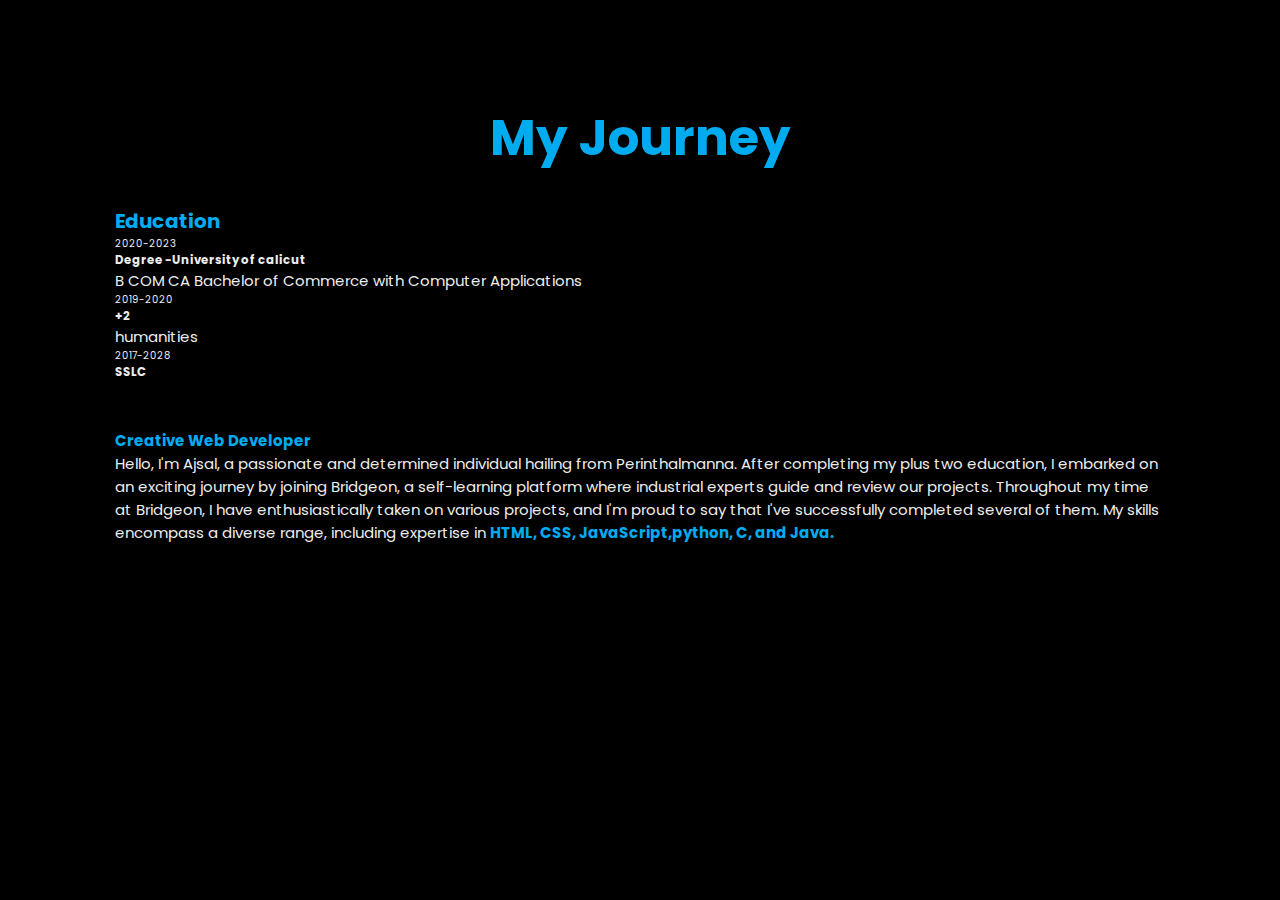
<file: education.html>
<!DOCTYPE html>
<html lang="en">
<head>
    <meta charset="UTF-8">
    <meta name="viewport" content="width=device-width, initial-scale=1.0">
    <title>Document</title>
    <link rel="stylesheet" href="index.css">
    <style>
        @import url('https://fonts.googleapis.com/css2?family=Poppins:wght@300;400;500;600;700;800;900&display=swap');
        body{
            font-family: 'Poppins', sans-serif;
            background-color: #081b29;
        }
        p{
            font-size: 1.5rem;
        }h1 , h2{
            color: #00abf0;
        }.con span{
            color: #00abf0;
            font-weight: bolder;
        }
    </style>
    <link rel="stylesheet" href="index.css">
</head>
<body>
    <!-- Education -->

    <section class="education" id="education">
       <h2 class="heading">My <span>Journey</span></h2>
        <div class="education-row">
            <div class="education-column">
                <h1 class="title">Education</h1>
                <div class="education-box">
                    <div class="education-con">
                        <div class="cont">
                            <div class="year"><i class='bx bxs-calendar'></i>2020-2023</div>
                            <h3>Degree -University of calicut</h3>
                            <p>B COM CA Bachelor of Commerce with Computer Applications</p>
                        </div>
                    </div>
                    <div class="education-box">
                        <div class="education-con">
                            <div class="cont">
                                <div class="year"><i class='bx bxs-calendar'></i>2019-2020</div>
                                <h3>+2</h3>
                                <p>humanities</p>
                            </div>
                        </div>
                        <div class="education-box">
                            <div class="education-con">
                                <div class="cont">
                                    <div class="year"><i class='bx bxs-calendar'></i>2017-2028</div>
                                    <h3>SSLC</h3>
                                    <p></p>
                                </div>
                            </div>
                </div>
            </div>
        </div>
        <br>
        <br><br>
        <div class="con">
            <h2>Creative Web Developer </h2>
            <p>Hello, I'm Ajsal, a passionate and determined individual hailing from Perinthalmanna. After completing my plus two education, I embarked on an exciting journey by joining Bridgeon, a self-learning platform where industrial experts guide and review our projects. Throughout my time at Bridgeon, I have enthusiastically taken on various projects, and I'm proud to say that I've successfully completed several of them. My skills encompass a diverse range, including expertise in <span>HTML, CSS, JavaScript,python, C, and Java.</span> </p>
        </div>
       </section>
</body>
</html>
</file>
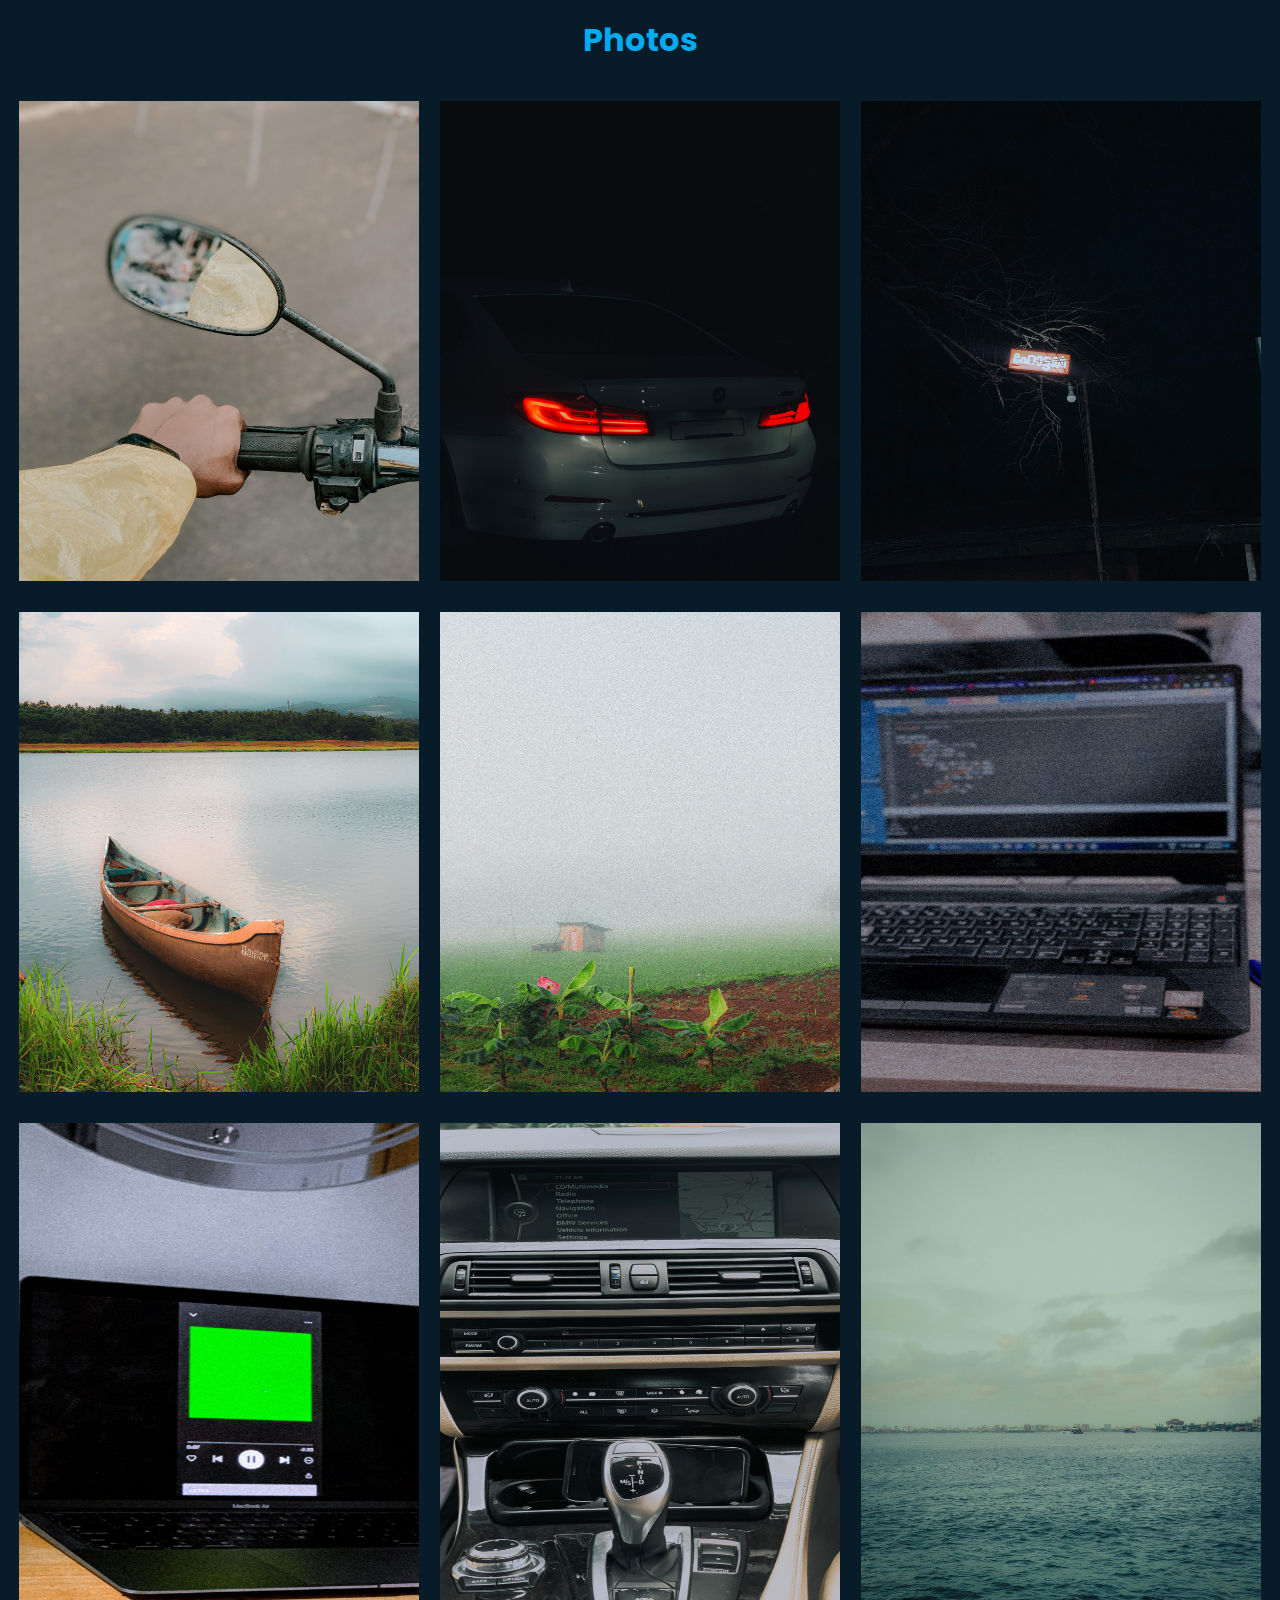
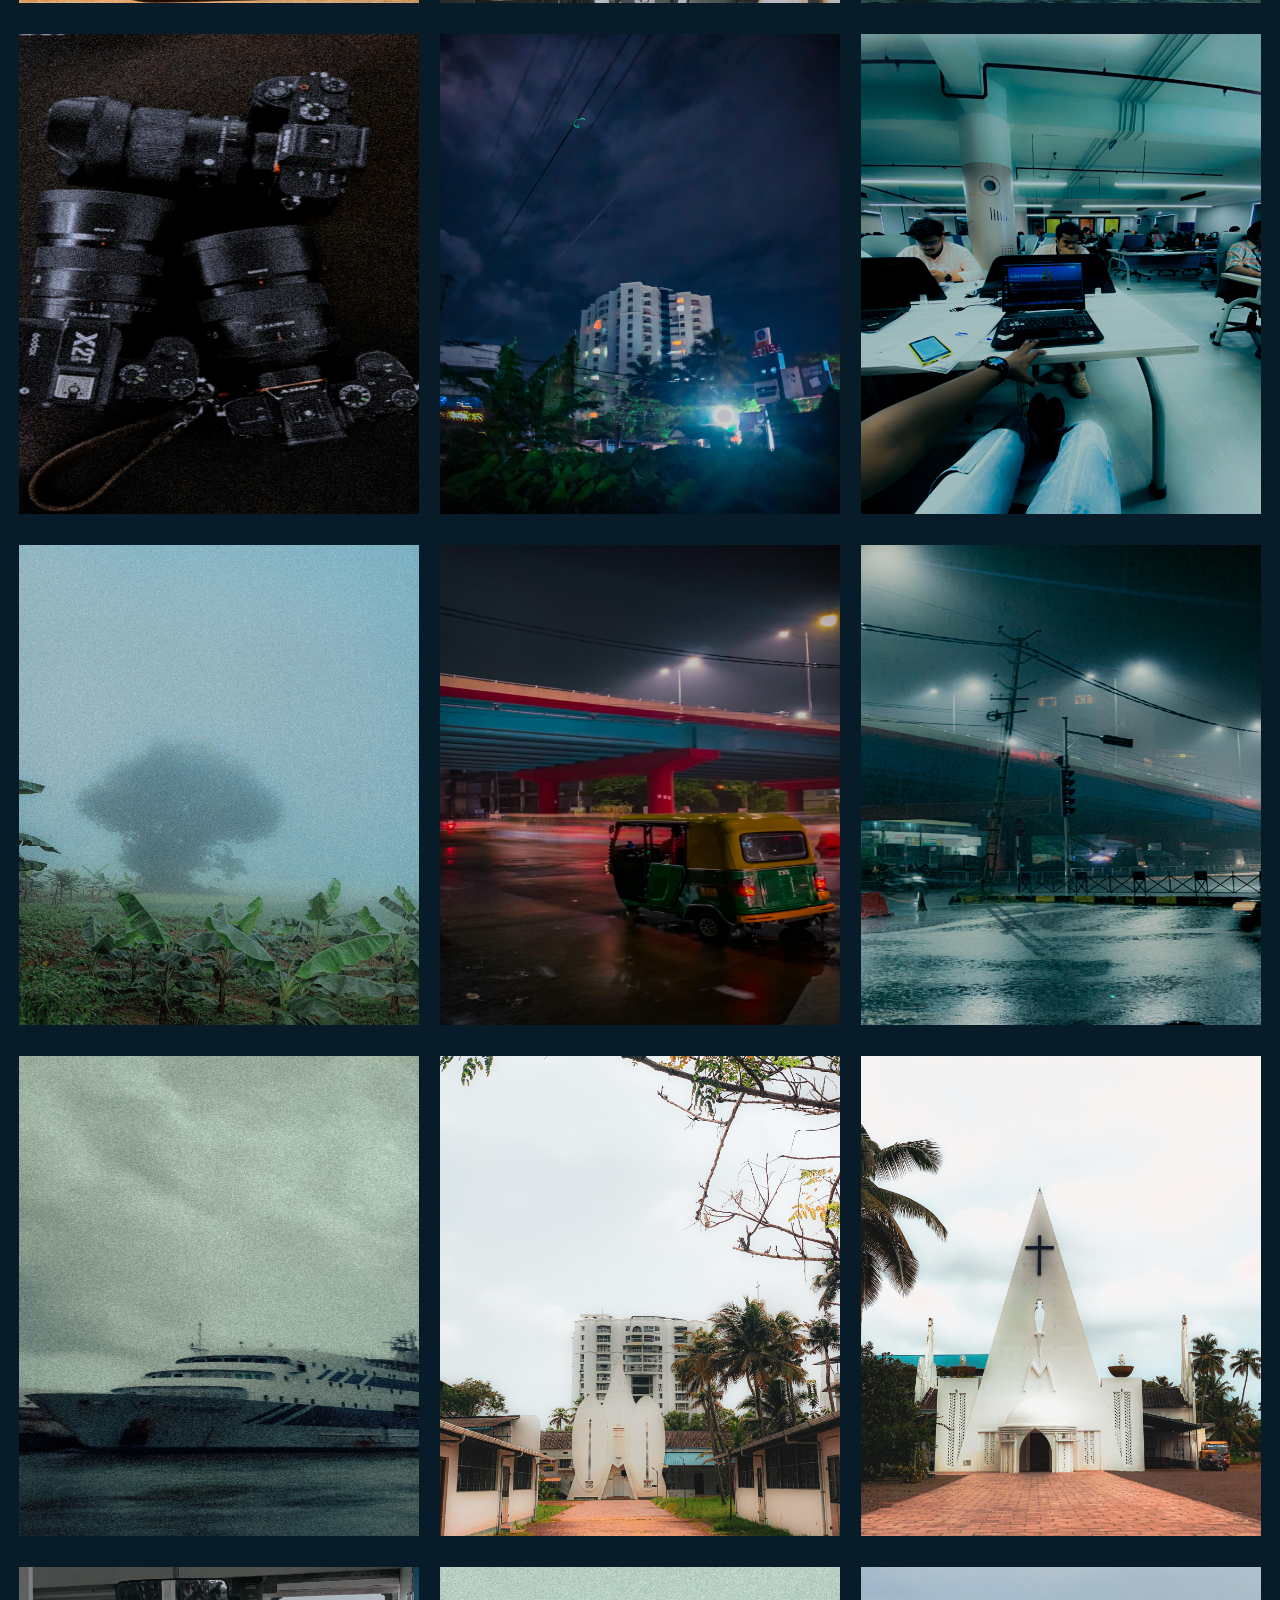
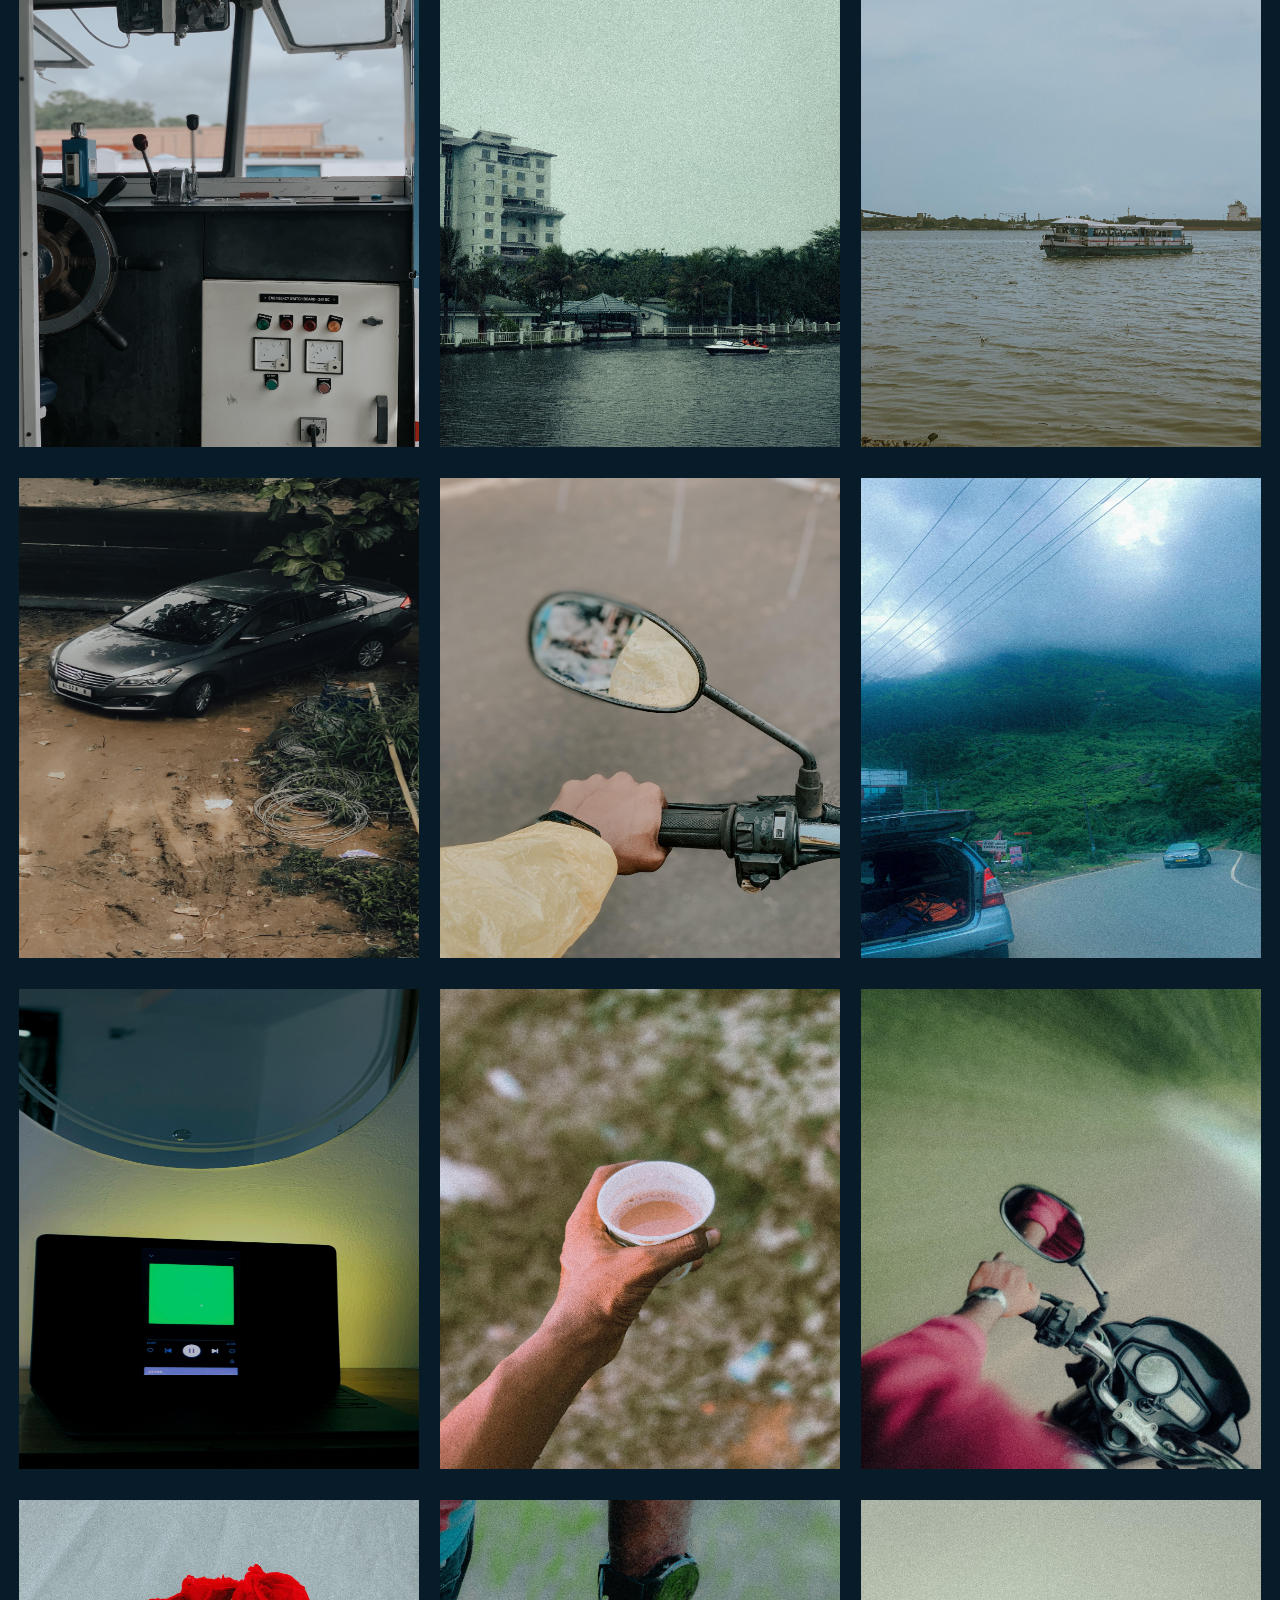
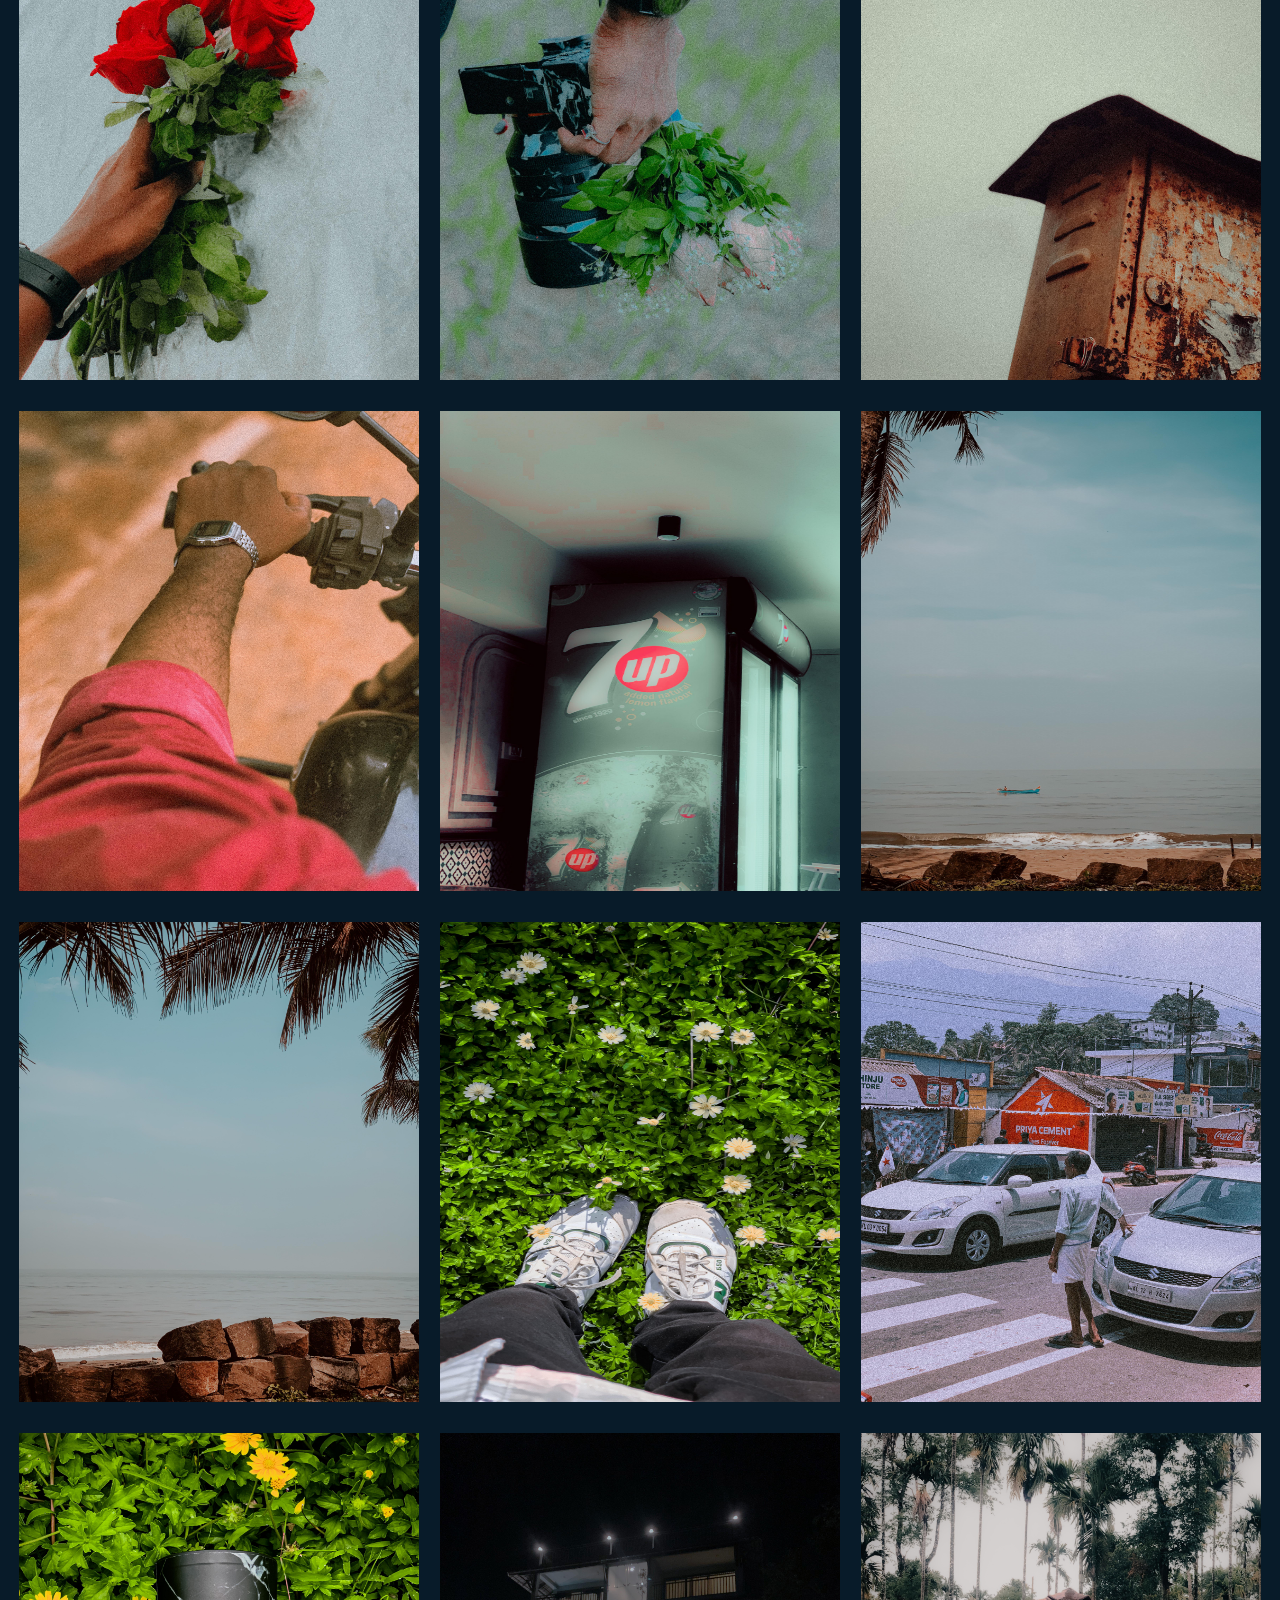
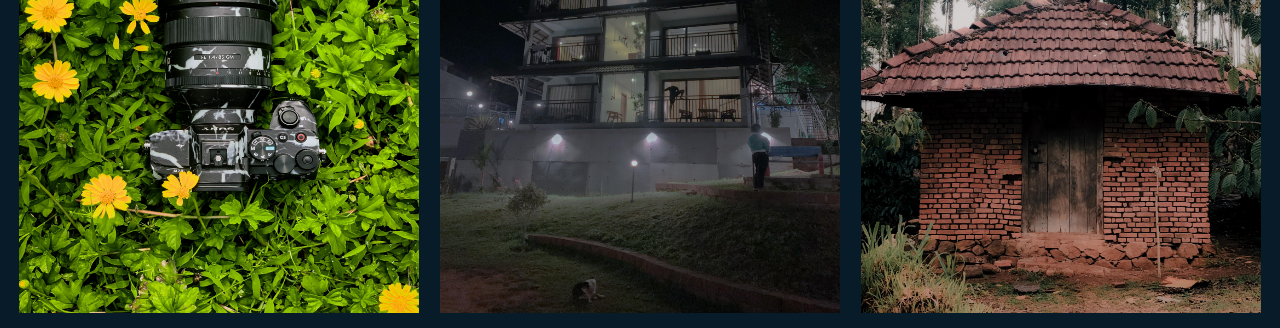
<file: photoalbum.html>
<!DOCTYPE html>
<html lang="en">
<head>
    <meta charset="UTF-8">
    <meta name="viewport" content="width=device-width, initial-scale=1.0">
    <title>Photos</title>
    <style>
@import url('https://fonts.googleapis.com/css2?family=Poppins:wght@300;400;500;600;700;800;900&display=swap');

        .phtos img{
            width: 25rem;
            height: 30rem;
        }.main1{
            display: flex;
            justify-content: space-around;
        }body{
            background-color:#081b29;
            text-align: center;
        }*{
            margin-top: .5rem;
            font-family: 'Poppins', sans-serif;
        }@media (max-width:768px){
            .main1{
                display: block;
            }

        }
    </style>
</head>
<body>
    <h1 style="color:#00abf0 ;">Photos </h1>
    <div class="main">
        <div class="main1">
            <div class="phtos"><img src="/image/Pictures/4L8q8aOV3yNEaLOTy9XmQLdvEAi3GUkjonsTtYLIT1Q=_plaintext_638320388175924916.jpg" ></div>
            <div class="phtos"><img src="/image/Pictures/IMG-20231004-WA0054.jpg" ></div>
            <div class="phtos"><img src="/image/Pictures/IMG-20231004-WA0055.jpg" ></div>
        </div>
        <div class="main1">
            <div class="phtos"><img src="/image/Pictures/IMG-20231004-WA0056.jpg" ></div>
            <div class="phtos"><img src="/image/Pictures/IMG-20231004-WA0057.jpg" ></div>
            <div class="phtos"><img src="/image/Pictures/IMG-20231004-WA0058.jpg" ></div>
        </div>
        <div class="main1">
            <div class="phtos"><img src="/image/Pictures/IMG-20231004-WA0059.jpg" ></div>
            <div class="phtos"><img src="/image/Pictures/IMG-20231004-WA0060.jpg" ></div>
            <div class="phtos"><img src="/image/Pictures/IMG-20231004-WA0061.jpg" ></div>
        </div>
        <div class="main1">
            <div class="phtos"><img src="/image/Pictures/IMG-20231004-WA0062.jpg" ></div>
            <div class="phtos"><img src="/image/Pictures/IMG-20231004-WA0063.jpg" ></div>
            <div class="phtos"><img src="/image/Pictures/IMG-20231004-WA0064.jpg" ></div>
        </div><div class="main1">
            <div class="phtos"><img src="/image/Pictures/IMG-20231004-WA0065.jpg" ></div>
            <div class="phtos"><img src="/image/Pictures/IMG-20231004-WA0066.jpg" ></div>
            <div class="phtos"><img src="/image/Pictures/IMG-20231004-WA0067.jpg" ></div>
        </div><div class="main1">
            <div class="phtos"><img src="/image/Pictures/IMG-20231004-WA0068.jpg" ></div>
            <div class="phtos"><img src="/image/Pictures/IMG-20231004-WA0069.jpg" ></div>
            <div class="phtos"><img src="/image/Pictures/IMG-20231004-WA0070.jpg" ></div>
        </div><div class="main1">
            <div class="phtos"><img src="/image/Pictures/IMG-20231004-WA0071.jpg" ></div>
            <div class="phtos"><img src="/image/Pictures/IMG-20231004-WA0072.jpg" ></div>
            <div class="phtos"><img src="/image/Pictures/IMG-20231004-WA0073.jpg" ></div>
        </div><div class="main1">
            <div class="phtos"><img src="/image/Pictures/IMG-20231004-WA0074.jpg" ></div>
            <div class="phtos"><img src="/image/Pictures/IMG-20231004-WA0075.jpg" ></div>
            <div class="phtos"><img src="/image/Pictures/IMG-20231004-WA0076.jpg" ></div>
        </div><div class="main1">
            <div class="phtos"><img src="/image/Pictures/IMG-20231004-WA0077.jpg" ></div>
            <div class="phtos"><img src="/image/Pictures/IMG-20231004-WA0078.jpg" ></div>
            <div class="phtos"><img src="/image/Pictures/IMG-20231004-WA0079.jpg" ></div>
        </div><div class="main1">
            <div class="phtos"><img src="/image/Pictures/IMG-20231004-WA0080.jpg" ></div>
            <div class="phtos"><img src="/image/Pictures/IMG-20231004-WA0081.jpg" ></div>
            <div class="phtos"><img src="/image/Pictures/IMG-20231004-WA0082.jpg" ></div>
        </div><div class="main1">
            <div class="phtos"><img src="/image/Pictures/IMG-20231004-WA0083.jpg" ></div>
            <div class="phtos"><img src="/image/Pictures/IMG-20231004-WA0084.jpg" ></div>
            <div class="phtos"><img src="/image/Pictures/IMG-20231004-WA0085.jpg" ></div>
        </div><div class="main1">
            <div class="phtos"><img src="/image/Pictures/IMG-20231004-WA0086.jpg" ></div>
            <div class="phtos"><img src="/image/Pictures/IMG-20231004-WA0087.jpg" ></div>
            <div class="phtos"><img src="/image/Pictures/IMG-20231004-WA0088.jpg" ></div>
        </div><div class="main1">
            <div class="phtos"><img src="/image/Pictures/IMG-20231004-WA0089.jpg" ></div>
            <div class="phtos"><img src="/image/Pictures/IMG-20231004-WA0090.jpg" ></div>
            <div class="phtos"><img src="/image/Pictures/IMG-20231004-WA0091.jpg" ></div>
        </div>

    </div>
</body>
</html>
</file>
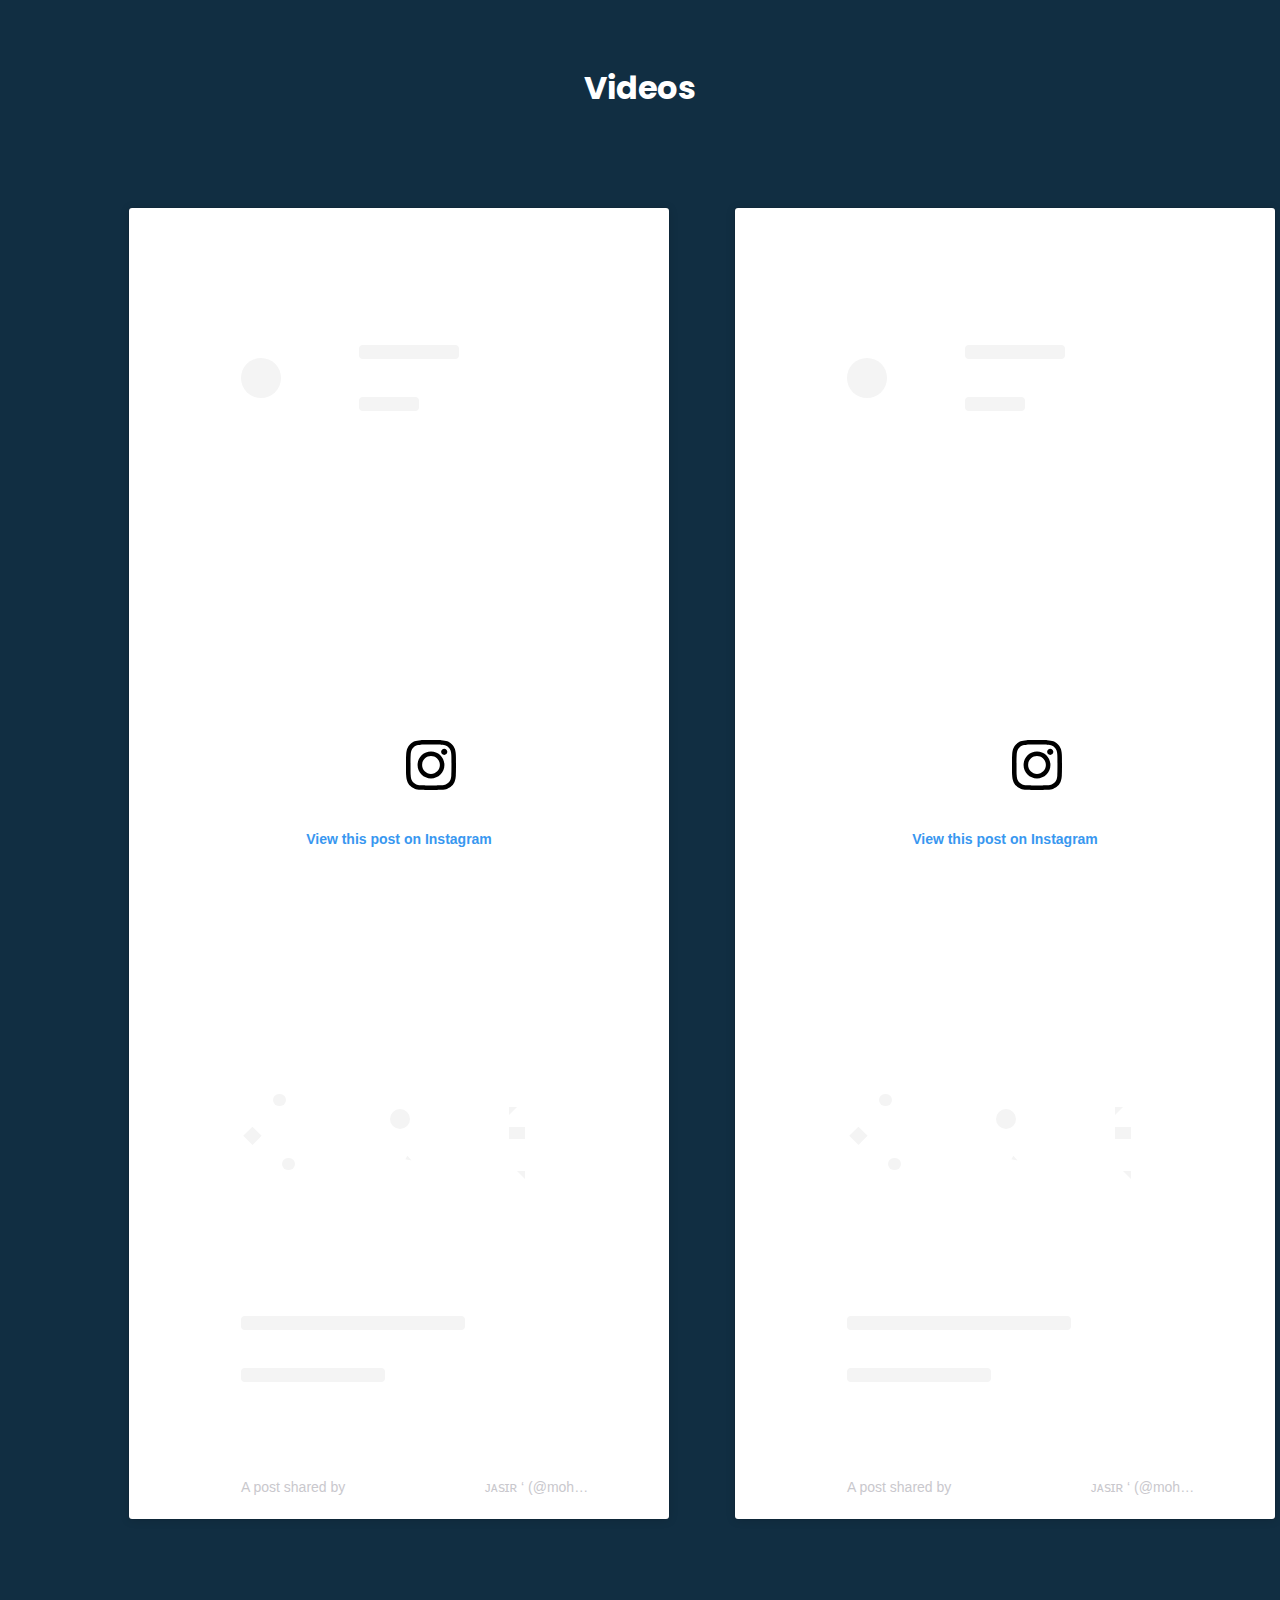
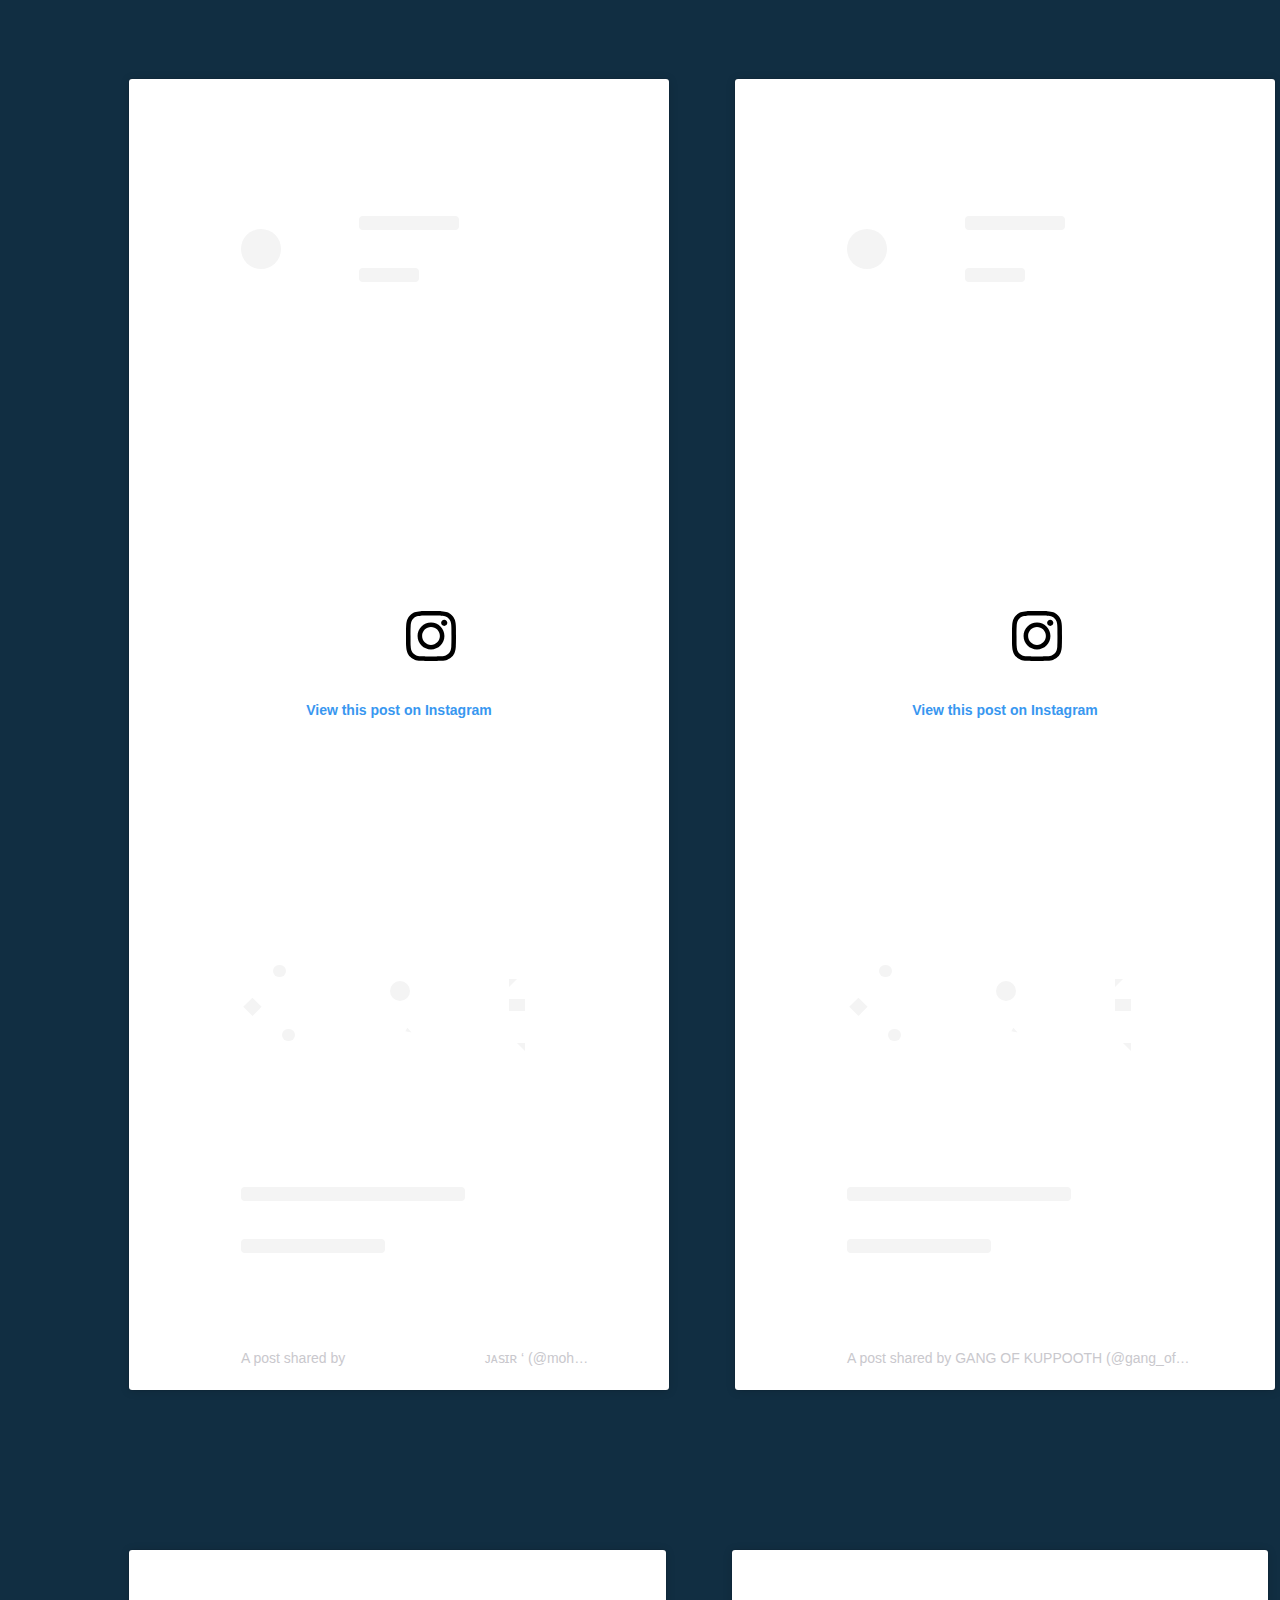
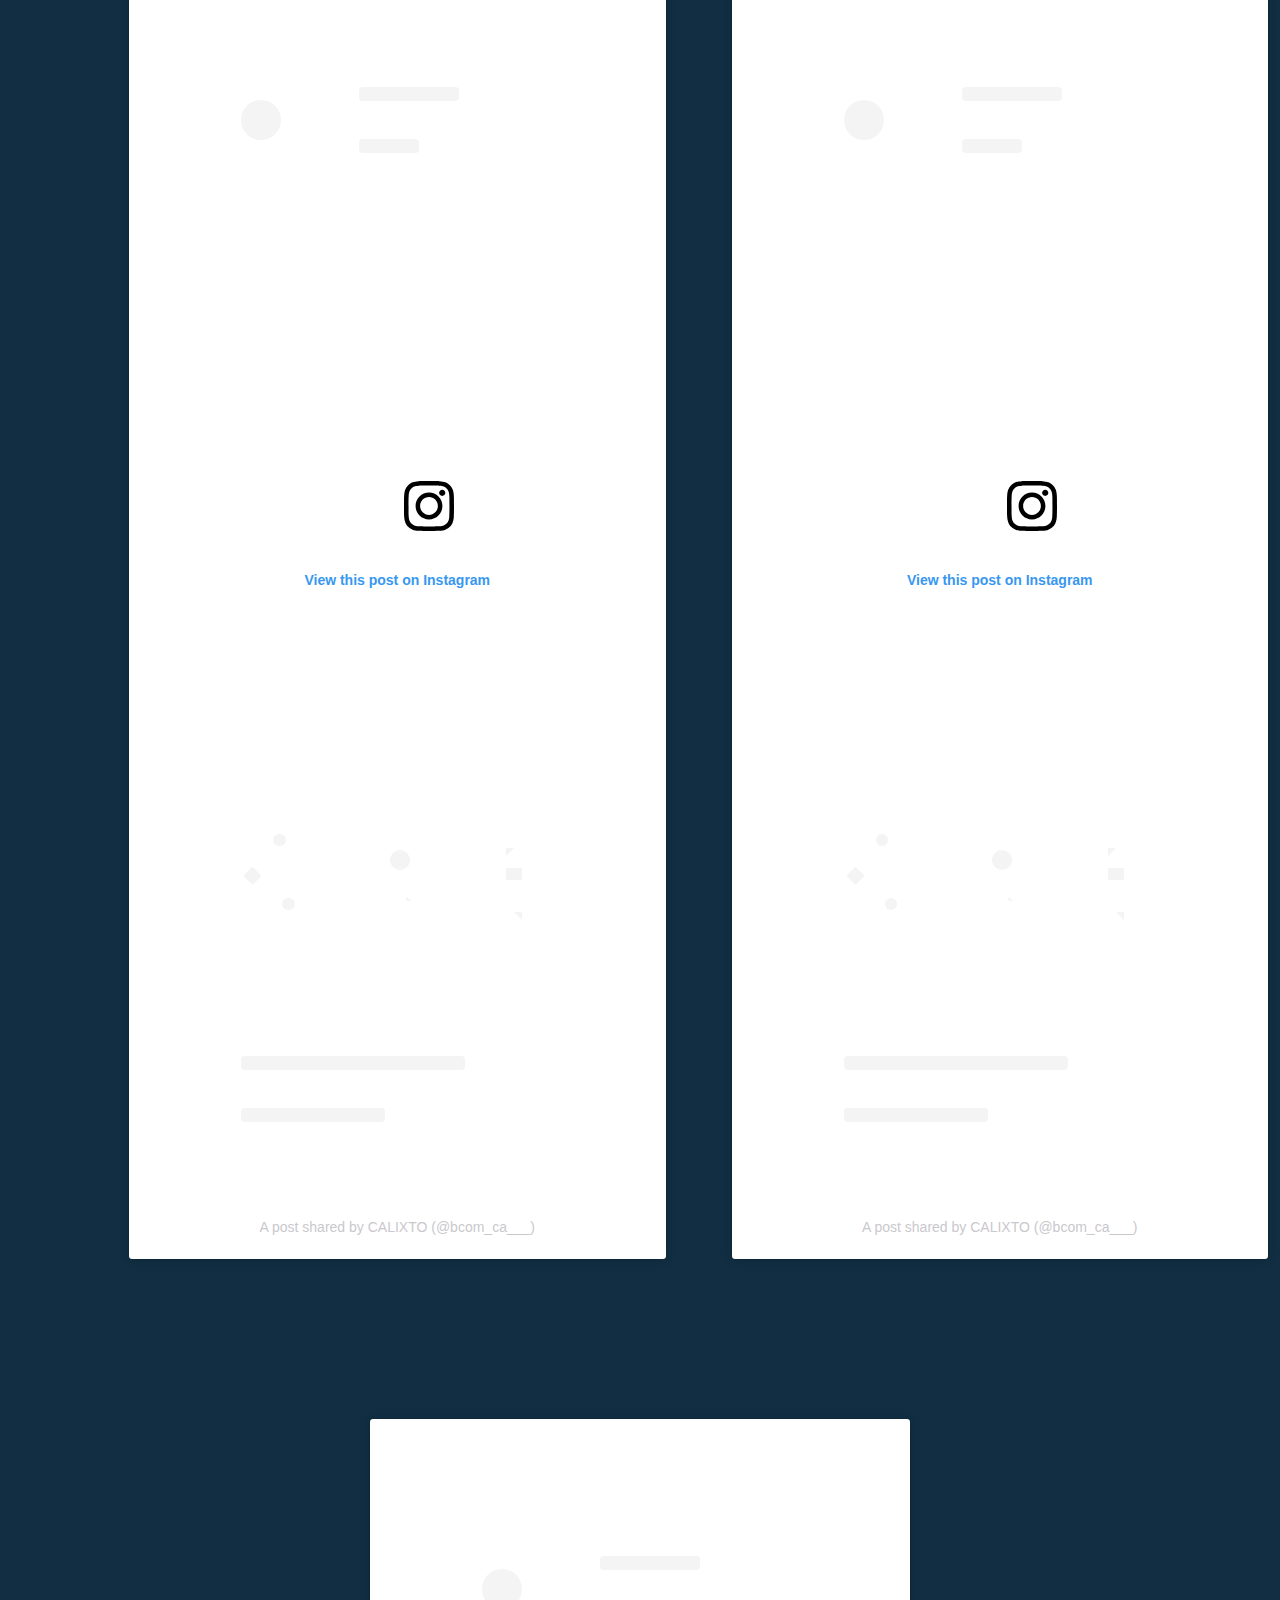
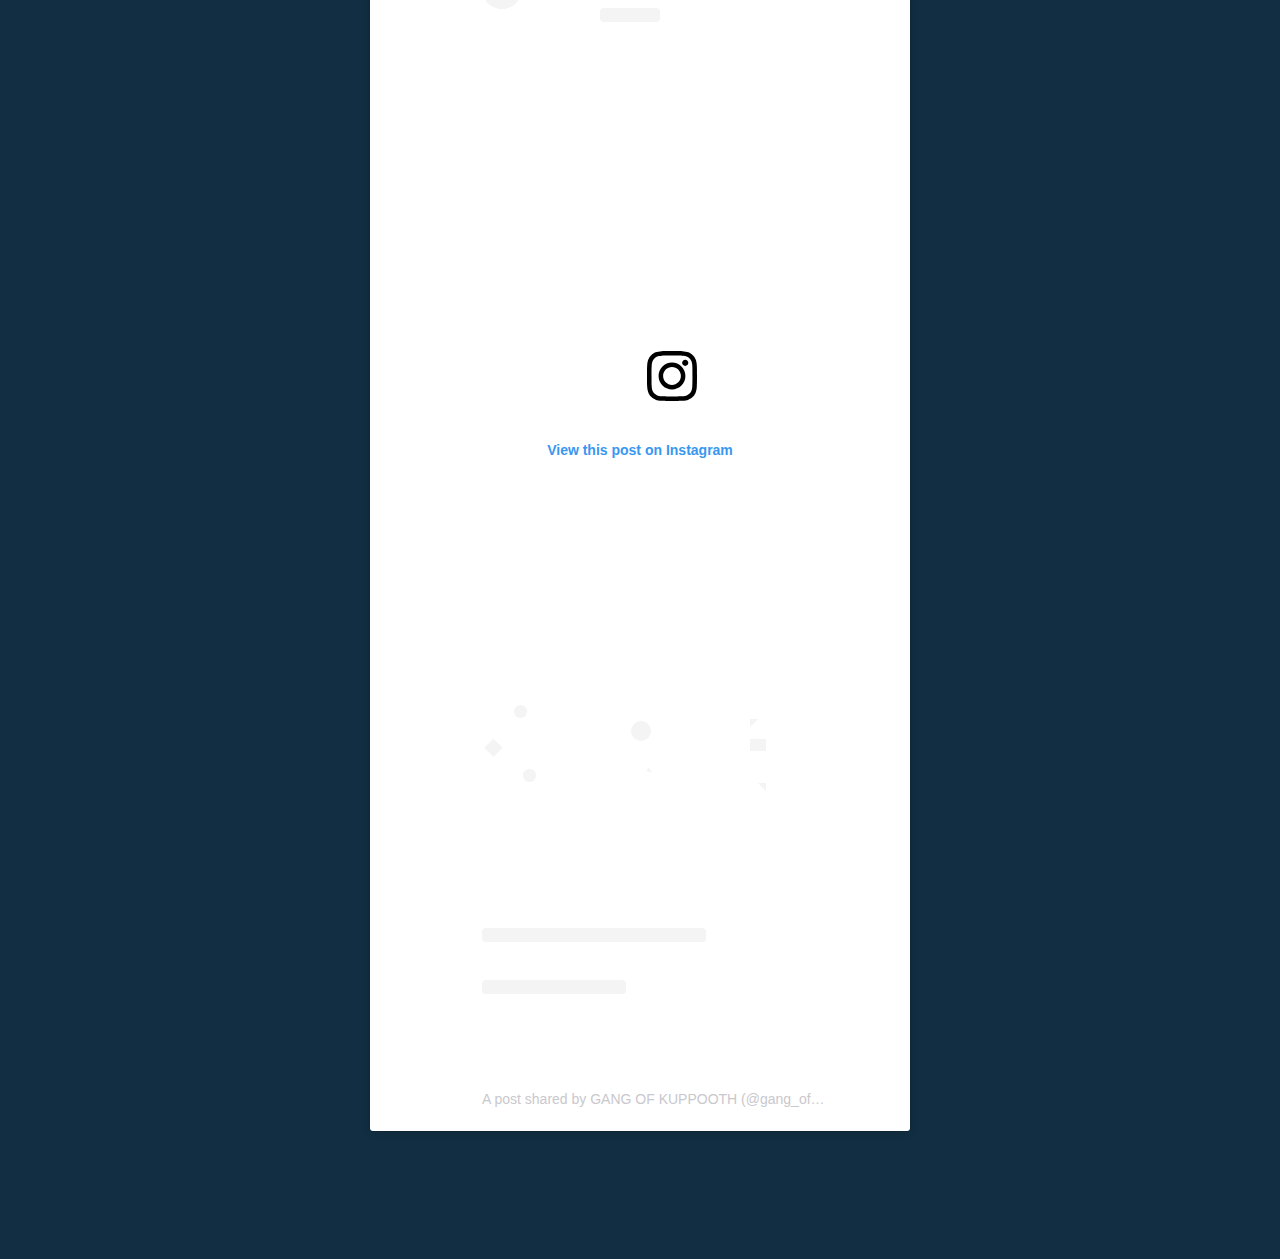
<file: videoalbum.html>
<!DOCTYPE html>
<html lang="en">
<head>
    <meta charset="UTF-8">
    <meta name="viewport" content="width=device-width, initial-scale=1.0">
    <title>Videos</title>
    <style>
        @import url('https://fonts.googleapis.com/css2?family=Poppins:wght@300;400;500;600;700;800;900&display=swap');
        body{
            background-color: #112e42;
            text-align: center;
            color: white;
            font-family: 'Poppins', sans-serif;

        }.main{
            display: flex;
            justify-content: space-around;
        }*{
            margin: 2rem;
        }@media (max-width:768px){
            .main{
                display: block;
            }

        }
    </style>
</head>
<body>
    <h1>Videos</h1>
    <div class="main">
        <div class="viseo"><blockquote class="instagram-media" data-instgrm-captioned data-instgrm-permalink="https://www.instagram.com/reel/Cs2xfQAtFg0/?utm_source=ig_embed&amp;utm_campaign=loading" data-instgrm-version="14" style=" background:#FFF; border:0; border-radius:3px; box-shadow:0 0 1px 0 rgba(0,0,0,0.5),0 1px 10px 0 rgba(0,0,0,0.15); margin: 1px; max-width:540px; min-width:326px; padding:0; width:99.375%; width:-webkit-calc(100% - 2px); width:calc(100% - 2px);"><div style="padding:16px;"> <a href="https://www.instagram.com/reel/Cs2xfQAtFg0/?utm_source=ig_embed&amp;utm_campaign=loading" style=" background:#FFFFFF; line-height:0; padding:0 0; text-align:center; text-decoration:none; width:100%;" target="_blank"> <div style=" display: flex; flex-direction: row; align-items: center;"> <div style="background-color: #F4F4F4; border-radius: 50%; flex-grow: 0; height: 40px; margin-right: 14px; width: 40px;"></div> <div style="display: flex; flex-direction: column; flex-grow: 1; justify-content: center;"> <div style=" background-color: #F4F4F4; border-radius: 4px; flex-grow: 0; height: 14px; margin-bottom: 6px; width: 100px;"></div> <div style=" background-color: #F4F4F4; border-radius: 4px; flex-grow: 0; height: 14px; width: 60px;"></div></div></div><div style="padding: 19% 0;"></div> <div style="display:block; height:50px; margin:0 auto 12px; width:50px;"><svg width="50px" height="50px" viewBox="0 0 60 60" version="1.1" xmlns="https://www.w3.org/2000/svg" xmlns:xlink="https://www.w3.org/1999/xlink"><g stroke="none" stroke-width="1" fill="none" fill-rule="evenodd"><g transform="translate(-511.000000, -20.000000)" fill="#000000"><g><path d="M556.869,30.41 C554.814,30.41 553.148,32.076 553.148,34.131 C553.148,36.186 554.814,37.852 556.869,37.852 C558.924,37.852 560.59,36.186 560.59,34.131 C560.59,32.076 558.924,30.41 556.869,30.41 M541,60.657 C535.114,60.657 530.342,55.887 530.342,50 C530.342,44.114 535.114,39.342 541,39.342 C546.887,39.342 551.658,44.114 551.658,50 C551.658,55.887 546.887,60.657 541,60.657 M541,33.886 C532.1,33.886 524.886,41.1 524.886,50 C524.886,58.899 532.1,66.113 541,66.113 C549.9,66.113 557.115,58.899 557.115,50 C557.115,41.1 549.9,33.886 541,33.886 M565.378,62.101 C565.244,65.022 564.756,66.606 564.346,67.663 C563.803,69.06 563.154,70.057 562.106,71.106 C561.058,72.155 560.06,72.803 558.662,73.347 C557.607,73.757 556.021,74.244 553.102,74.378 C549.944,74.521 548.997,74.552 541,74.552 C533.003,74.552 532.056,74.521 528.898,74.378 C525.979,74.244 524.393,73.757 523.338,73.347 C521.94,72.803 520.942,72.155 519.894,71.106 C518.846,70.057 518.197,69.06 517.654,67.663 C517.244,66.606 516.755,65.022 516.623,62.101 C516.479,58.943 516.448,57.996 516.448,50 C516.448,42.003 516.479,41.056 516.623,37.899 C516.755,34.978 517.244,33.391 517.654,32.338 C518.197,30.938 518.846,29.942 519.894,28.894 C520.942,27.846 521.94,27.196 523.338,26.654 C524.393,26.244 525.979,25.756 528.898,25.623 C532.057,25.479 533.004,25.448 541,25.448 C548.997,25.448 549.943,25.479 553.102,25.623 C556.021,25.756 557.607,26.244 558.662,26.654 C560.06,27.196 561.058,27.846 562.106,28.894 C563.154,29.942 563.803,30.938 564.346,32.338 C564.756,33.391 565.244,34.978 565.378,37.899 C565.522,41.056 565.552,42.003 565.552,50 C565.552,57.996 565.522,58.943 565.378,62.101 M570.82,37.631 C570.674,34.438 570.167,32.258 569.425,30.349 C568.659,28.377 567.633,26.702 565.965,25.035 C564.297,23.368 562.623,22.342 560.652,21.575 C558.743,20.834 556.562,20.326 553.369,20.18 C550.169,20.033 549.148,20 541,20 C532.853,20 531.831,20.033 528.631,20.18 C525.438,20.326 523.257,20.834 521.349,21.575 C519.376,22.342 517.703,23.368 516.035,25.035 C514.368,26.702 513.342,28.377 512.574,30.349 C511.834,32.258 511.326,34.438 511.181,37.631 C511.035,40.831 511,41.851 511,50 C511,58.147 511.035,59.17 511.181,62.369 C511.326,65.562 511.834,67.743 512.574,69.651 C513.342,71.625 514.368,73.296 516.035,74.965 C517.703,76.634 519.376,77.658 521.349,78.425 C523.257,79.167 525.438,79.673 528.631,79.82 C531.831,79.965 532.853,80.001 541,80.001 C549.148,80.001 550.169,79.965 553.369,79.82 C556.562,79.673 558.743,79.167 560.652,78.425 C562.623,77.658 564.297,76.634 565.965,74.965 C567.633,73.296 568.659,71.625 569.425,69.651 C570.167,67.743 570.674,65.562 570.82,62.369 C570.966,59.17 571,58.147 571,50 C571,41.851 570.966,40.831 570.82,37.631"></path></g></g></g></svg></div><div style="padding-top: 8px;"> <div style=" color:#3897f0; font-family:Arial,sans-serif; font-size:14px; font-style:normal; font-weight:550; line-height:18px;">View this post on Instagram</div></div><div style="padding: 12.5% 0;"></div> <div style="display: flex; flex-direction: row; margin-bottom: 14px; align-items: center;"><div> <div style="background-color: #F4F4F4; border-radius: 50%; height: 12.5px; width: 12.5px; transform: translateX(0px) translateY(7px);"></div> <div style="background-color: #F4F4F4; height: 12.5px; transform: rotate(-45deg) translateX(3px) translateY(1px); width: 12.5px; flex-grow: 0; margin-right: 14px; margin-left: 2px;"></div> <div style="background-color: #F4F4F4; border-radius: 50%; height: 12.5px; width: 12.5px; transform: translateX(9px) translateY(-18px);"></div></div><div style="margin-left: 8px;"> <div style=" background-color: #F4F4F4; border-radius: 50%; flex-grow: 0; height: 20px; width: 20px;"></div> <div style=" width: 0; height: 0; border-top: 2px solid transparent; border-left: 6px solid #f4f4f4; border-bottom: 2px solid transparent; transform: translateX(16px) translateY(-4px) rotate(30deg)"></div></div><div style="margin-left: auto;"> <div style=" width: 0px; border-top: 8px solid #F4F4F4; border-right: 8px solid transparent; transform: translateY(16px);"></div> <div style=" background-color: #F4F4F4; flex-grow: 0; height: 12px; width: 16px; transform: translateY(-4px);"></div> <div style=" width: 0; height: 0; border-top: 8px solid #F4F4F4; border-left: 8px solid transparent; transform: translateY(-4px) translateX(8px);"></div></div></div> <div style="display: flex; flex-direction: column; flex-grow: 1; justify-content: center; margin-bottom: 24px;"> <div style=" background-color: #F4F4F4; border-radius: 4px; flex-grow: 0; height: 14px; margin-bottom: 6px; width: 224px;"></div> <div style=" background-color: #F4F4F4; border-radius: 4px; flex-grow: 0; height: 14px; width: 144px;"></div></div></a><p style=" color:#c9c8cd; font-family:Arial,sans-serif; font-size:14px; line-height:17px; margin-bottom:0; margin-top:8px; overflow:hidden; padding:8px 0 7px; text-align:center; text-overflow:ellipsis; white-space:nowrap;"><a href="https://www.instagram.com/reel/Cs2xfQAtFg0/?utm_source=ig_embed&amp;utm_campaign=loading" style=" color:#c9c8cd; font-family:Arial,sans-serif; font-size:14px; font-style:normal; font-weight:normal; line-height:17px; text-decoration:none;" target="_blank">A post shared by ⠀⠀⠀⠀ ⠀⠀⠀⠀⠀ ⠀ ⠀⠀ ᴊᴀꜱɪʀ ‘ (@mohd___jasir__)</a></p></div></blockquote> <script async src="//www.instagram.com/embed.js"></script></div>
        <div class="viseo"><blockquote class="instagram-media" data-instgrm-captioned data-instgrm-permalink="https://www.instagram.com/reel/CtL9i80tyfH/?utm_source=ig_embed&amp;utm_campaign=loading" data-instgrm-version="14" style=" background:#FFF; border:0; border-radius:3px; box-shadow:0 0 1px 0 rgba(0,0,0,0.5),0 1px 10px 0 rgba(0,0,0,0.15); margin: 1px; max-width:540px; min-width:326px; padding:0; width:99.375%; width:-webkit-calc(100% - 2px); width:calc(100% - 2px);"><div style="padding:16px;"> <a href="https://www.instagram.com/reel/CtL9i80tyfH/?utm_source=ig_embed&amp;utm_campaign=loading" style=" background:#FFFFFF; line-height:0; padding:0 0; text-align:center; text-decoration:none; width:100%;" target="_blank"> <div style=" display: flex; flex-direction: row; align-items: center;"> <div style="background-color: #F4F4F4; border-radius: 50%; flex-grow: 0; height: 40px; margin-right: 14px; width: 40px;"></div> <div style="display: flex; flex-direction: column; flex-grow: 1; justify-content: center;"> <div style=" background-color: #F4F4F4; border-radius: 4px; flex-grow: 0; height: 14px; margin-bottom: 6px; width: 100px;"></div> <div style=" background-color: #F4F4F4; border-radius: 4px; flex-grow: 0; height: 14px; width: 60px;"></div></div></div><div style="padding: 19% 0;"></div> <div style="display:block; height:50px; margin:0 auto 12px; width:50px;"><svg width="50px" height="50px" viewBox="0 0 60 60" version="1.1" xmlns="https://www.w3.org/2000/svg" xmlns:xlink="https://www.w3.org/1999/xlink"><g stroke="none" stroke-width="1" fill="none" fill-rule="evenodd"><g transform="translate(-511.000000, -20.000000)" fill="#000000"><g><path d="M556.869,30.41 C554.814,30.41 553.148,32.076 553.148,34.131 C553.148,36.186 554.814,37.852 556.869,37.852 C558.924,37.852 560.59,36.186 560.59,34.131 C560.59,32.076 558.924,30.41 556.869,30.41 M541,60.657 C535.114,60.657 530.342,55.887 530.342,50 C530.342,44.114 535.114,39.342 541,39.342 C546.887,39.342 551.658,44.114 551.658,50 C551.658,55.887 546.887,60.657 541,60.657 M541,33.886 C532.1,33.886 524.886,41.1 524.886,50 C524.886,58.899 532.1,66.113 541,66.113 C549.9,66.113 557.115,58.899 557.115,50 C557.115,41.1 549.9,33.886 541,33.886 M565.378,62.101 C565.244,65.022 564.756,66.606 564.346,67.663 C563.803,69.06 563.154,70.057 562.106,71.106 C561.058,72.155 560.06,72.803 558.662,73.347 C557.607,73.757 556.021,74.244 553.102,74.378 C549.944,74.521 548.997,74.552 541,74.552 C533.003,74.552 532.056,74.521 528.898,74.378 C525.979,74.244 524.393,73.757 523.338,73.347 C521.94,72.803 520.942,72.155 519.894,71.106 C518.846,70.057 518.197,69.06 517.654,67.663 C517.244,66.606 516.755,65.022 516.623,62.101 C516.479,58.943 516.448,57.996 516.448,50 C516.448,42.003 516.479,41.056 516.623,37.899 C516.755,34.978 517.244,33.391 517.654,32.338 C518.197,30.938 518.846,29.942 519.894,28.894 C520.942,27.846 521.94,27.196 523.338,26.654 C524.393,26.244 525.979,25.756 528.898,25.623 C532.057,25.479 533.004,25.448 541,25.448 C548.997,25.448 549.943,25.479 553.102,25.623 C556.021,25.756 557.607,26.244 558.662,26.654 C560.06,27.196 561.058,27.846 562.106,28.894 C563.154,29.942 563.803,30.938 564.346,32.338 C564.756,33.391 565.244,34.978 565.378,37.899 C565.522,41.056 565.552,42.003 565.552,50 C565.552,57.996 565.522,58.943 565.378,62.101 M570.82,37.631 C570.674,34.438 570.167,32.258 569.425,30.349 C568.659,28.377 567.633,26.702 565.965,25.035 C564.297,23.368 562.623,22.342 560.652,21.575 C558.743,20.834 556.562,20.326 553.369,20.18 C550.169,20.033 549.148,20 541,20 C532.853,20 531.831,20.033 528.631,20.18 C525.438,20.326 523.257,20.834 521.349,21.575 C519.376,22.342 517.703,23.368 516.035,25.035 C514.368,26.702 513.342,28.377 512.574,30.349 C511.834,32.258 511.326,34.438 511.181,37.631 C511.035,40.831 511,41.851 511,50 C511,58.147 511.035,59.17 511.181,62.369 C511.326,65.562 511.834,67.743 512.574,69.651 C513.342,71.625 514.368,73.296 516.035,74.965 C517.703,76.634 519.376,77.658 521.349,78.425 C523.257,79.167 525.438,79.673 528.631,79.82 C531.831,79.965 532.853,80.001 541,80.001 C549.148,80.001 550.169,79.965 553.369,79.82 C556.562,79.673 558.743,79.167 560.652,78.425 C562.623,77.658 564.297,76.634 565.965,74.965 C567.633,73.296 568.659,71.625 569.425,69.651 C570.167,67.743 570.674,65.562 570.82,62.369 C570.966,59.17 571,58.147 571,50 C571,41.851 570.966,40.831 570.82,37.631"></path></g></g></g></svg></div><div style="padding-top: 8px;"> <div style=" color:#3897f0; font-family:Arial,sans-serif; font-size:14px; font-style:normal; font-weight:550; line-height:18px;">View this post on Instagram</div></div><div style="padding: 12.5% 0;"></div> <div style="display: flex; flex-direction: row; margin-bottom: 14px; align-items: center;"><div> <div style="background-color: #F4F4F4; border-radius: 50%; height: 12.5px; width: 12.5px; transform: translateX(0px) translateY(7px);"></div> <div style="background-color: #F4F4F4; height: 12.5px; transform: rotate(-45deg) translateX(3px) translateY(1px); width: 12.5px; flex-grow: 0; margin-right: 14px; margin-left: 2px;"></div> <div style="background-color: #F4F4F4; border-radius: 50%; height: 12.5px; width: 12.5px; transform: translateX(9px) translateY(-18px);"></div></div><div style="margin-left: 8px;"> <div style=" background-color: #F4F4F4; border-radius: 50%; flex-grow: 0; height: 20px; width: 20px;"></div> <div style=" width: 0; height: 0; border-top: 2px solid transparent; border-left: 6px solid #f4f4f4; border-bottom: 2px solid transparent; transform: translateX(16px) translateY(-4px) rotate(30deg)"></div></div><div style="margin-left: auto;"> <div style=" width: 0px; border-top: 8px solid #F4F4F4; border-right: 8px solid transparent; transform: translateY(16px);"></div> <div style=" background-color: #F4F4F4; flex-grow: 0; height: 12px; width: 16px; transform: translateY(-4px);"></div> <div style=" width: 0; height: 0; border-top: 8px solid #F4F4F4; border-left: 8px solid transparent; transform: translateY(-4px) translateX(8px);"></div></div></div> <div style="display: flex; flex-direction: column; flex-grow: 1; justify-content: center; margin-bottom: 24px;"> <div style=" background-color: #F4F4F4; border-radius: 4px; flex-grow: 0; height: 14px; margin-bottom: 6px; width: 224px;"></div> <div style=" background-color: #F4F4F4; border-radius: 4px; flex-grow: 0; height: 14px; width: 144px;"></div></div></a><p style=" color:#c9c8cd; font-family:Arial,sans-serif; font-size:14px; line-height:17px; margin-bottom:0; margin-top:8px; overflow:hidden; padding:8px 0 7px; text-align:center; text-overflow:ellipsis; white-space:nowrap;"><a href="https://www.instagram.com/reel/CtL9i80tyfH/?utm_source=ig_embed&amp;utm_campaign=loading" style=" color:#c9c8cd; font-family:Arial,sans-serif; font-size:14px; font-style:normal; font-weight:normal; line-height:17px; text-decoration:none;" target="_blank">A post shared by ⠀⠀⠀⠀ ⠀⠀⠀⠀⠀ ⠀ ⠀⠀ ᴊᴀꜱɪʀ ‘ (@mohd___jasir__)</a></p></div></blockquote> <script async src="//www.instagram.com/embed.js"></script></div>
        <div class="viseo"><blockquote class="instagram-media" data-instgrm-captioned data-instgrm-permalink="https://www.instagram.com/reel/CsbA_eNACgZ/?utm_source=ig_embed&amp;utm_campaign=loading" data-instgrm-version="14" style=" background:#FFF; border:0; border-radius:3px; box-shadow:0 0 1px 0 rgba(0,0,0,0.5),0 1px 10px 0 rgba(0,0,0,0.15); margin: 1px; max-width:540px; min-width:326px; padding:0; width:99.375%; width:-webkit-calc(100% - 2px); width:calc(100% - 2px);"><div style="padding:16px;"> <a href="https://www.instagram.com/reel/CsbA_eNACgZ/?utm_source=ig_embed&amp;utm_campaign=loading" style=" background:#FFFFFF; line-height:0; padding:0 0; text-align:center; text-decoration:none; width:100%;" target="_blank"> <div style=" display: flex; flex-direction: row; align-items: center;"> <div style="background-color: #F4F4F4; border-radius: 50%; flex-grow: 0; height: 40px; margin-right: 14px; width: 40px;"></div> <div style="display: flex; flex-direction: column; flex-grow: 1; justify-content: center;"> <div style=" background-color: #F4F4F4; border-radius: 4px; flex-grow: 0; height: 14px; margin-bottom: 6px; width: 100px;"></div> <div style=" background-color: #F4F4F4; border-radius: 4px; flex-grow: 0; height: 14px; width: 60px;"></div></div></div><div style="padding: 19% 0;"></div> <div style="display:block; height:50px; margin:0 auto 12px; width:50px;"><svg width="50px" height="50px" viewBox="0 0 60 60" version="1.1" xmlns="https://www.w3.org/2000/svg" xmlns:xlink="https://www.w3.org/1999/xlink"><g stroke="none" stroke-width="1" fill="none" fill-rule="evenodd"><g transform="translate(-511.000000, -20.000000)" fill="#000000"><g><path d="M556.869,30.41 C554.814,30.41 553.148,32.076 553.148,34.131 C553.148,36.186 554.814,37.852 556.869,37.852 C558.924,37.852 560.59,36.186 560.59,34.131 C560.59,32.076 558.924,30.41 556.869,30.41 M541,60.657 C535.114,60.657 530.342,55.887 530.342,50 C530.342,44.114 535.114,39.342 541,39.342 C546.887,39.342 551.658,44.114 551.658,50 C551.658,55.887 546.887,60.657 541,60.657 M541,33.886 C532.1,33.886 524.886,41.1 524.886,50 C524.886,58.899 532.1,66.113 541,66.113 C549.9,66.113 557.115,58.899 557.115,50 C557.115,41.1 549.9,33.886 541,33.886 M565.378,62.101 C565.244,65.022 564.756,66.606 564.346,67.663 C563.803,69.06 563.154,70.057 562.106,71.106 C561.058,72.155 560.06,72.803 558.662,73.347 C557.607,73.757 556.021,74.244 553.102,74.378 C549.944,74.521 548.997,74.552 541,74.552 C533.003,74.552 532.056,74.521 528.898,74.378 C525.979,74.244 524.393,73.757 523.338,73.347 C521.94,72.803 520.942,72.155 519.894,71.106 C518.846,70.057 518.197,69.06 517.654,67.663 C517.244,66.606 516.755,65.022 516.623,62.101 C516.479,58.943 516.448,57.996 516.448,50 C516.448,42.003 516.479,41.056 516.623,37.899 C516.755,34.978 517.244,33.391 517.654,32.338 C518.197,30.938 518.846,29.942 519.894,28.894 C520.942,27.846 521.94,27.196 523.338,26.654 C524.393,26.244 525.979,25.756 528.898,25.623 C532.057,25.479 533.004,25.448 541,25.448 C548.997,25.448 549.943,25.479 553.102,25.623 C556.021,25.756 557.607,26.244 558.662,26.654 C560.06,27.196 561.058,27.846 562.106,28.894 C563.154,29.942 563.803,30.938 564.346,32.338 C564.756,33.391 565.244,34.978 565.378,37.899 C565.522,41.056 565.552,42.003 565.552,50 C565.552,57.996 565.522,58.943 565.378,62.101 M570.82,37.631 C570.674,34.438 570.167,32.258 569.425,30.349 C568.659,28.377 567.633,26.702 565.965,25.035 C564.297,23.368 562.623,22.342 560.652,21.575 C558.743,20.834 556.562,20.326 553.369,20.18 C550.169,20.033 549.148,20 541,20 C532.853,20 531.831,20.033 528.631,20.18 C525.438,20.326 523.257,20.834 521.349,21.575 C519.376,22.342 517.703,23.368 516.035,25.035 C514.368,26.702 513.342,28.377 512.574,30.349 C511.834,32.258 511.326,34.438 511.181,37.631 C511.035,40.831 511,41.851 511,50 C511,58.147 511.035,59.17 511.181,62.369 C511.326,65.562 511.834,67.743 512.574,69.651 C513.342,71.625 514.368,73.296 516.035,74.965 C517.703,76.634 519.376,77.658 521.349,78.425 C523.257,79.167 525.438,79.673 528.631,79.82 C531.831,79.965 532.853,80.001 541,80.001 C549.148,80.001 550.169,79.965 553.369,79.82 C556.562,79.673 558.743,79.167 560.652,78.425 C562.623,77.658 564.297,76.634 565.965,74.965 C567.633,73.296 568.659,71.625 569.425,69.651 C570.167,67.743 570.674,65.562 570.82,62.369 C570.966,59.17 571,58.147 571,50 C571,41.851 570.966,40.831 570.82,37.631"></path></g></g></g></svg></div><div style="padding-top: 8px;"> <div style=" color:#3897f0; font-family:Arial,sans-serif; font-size:14px; font-style:normal; font-weight:550; line-height:18px;">View this post on Instagram</div></div><div style="padding: 12.5% 0;"></div> <div style="display: flex; flex-direction: row; margin-bottom: 14px; align-items: center;"><div> <div style="background-color: #F4F4F4; border-radius: 50%; height: 12.5px; width: 12.5px; transform: translateX(0px) translateY(7px);"></div> <div style="background-color: #F4F4F4; height: 12.5px; transform: rotate(-45deg) translateX(3px) translateY(1px); width: 12.5px; flex-grow: 0; margin-right: 14px; margin-left: 2px;"></div> <div style="background-color: #F4F4F4; border-radius: 50%; height: 12.5px; width: 12.5px; transform: translateX(9px) translateY(-18px);"></div></div><div style="margin-left: 8px;"> <div style=" background-color: #F4F4F4; border-radius: 50%; flex-grow: 0; height: 20px; width: 20px;"></div> <div style=" width: 0; height: 0; border-top: 2px solid transparent; border-left: 6px solid #f4f4f4; border-bottom: 2px solid transparent; transform: translateX(16px) translateY(-4px) rotate(30deg)"></div></div><div style="margin-left: auto;"> <div style=" width: 0px; border-top: 8px solid #F4F4F4; border-right: 8px solid transparent; transform: translateY(16px);"></div> <div style=" background-color: #F4F4F4; flex-grow: 0; height: 12px; width: 16px; transform: translateY(-4px);"></div> <div style=" width: 0; height: 0; border-top: 8px solid #F4F4F4; border-left: 8px solid transparent; transform: translateY(-4px) translateX(8px);"></div></div></div> <div style="display: flex; flex-direction: column; flex-grow: 1; justify-content: center; margin-bottom: 24px;"> <div style=" background-color: #F4F4F4; border-radius: 4px; flex-grow: 0; height: 14px; margin-bottom: 6px; width: 224px;"></div> <div style=" background-color: #F4F4F4; border-radius: 4px; flex-grow: 0; height: 14px; width: 144px;"></div></div></a><p style=" color:#c9c8cd; font-family:Arial,sans-serif; font-size:14px; line-height:17px; margin-bottom:0; margin-top:8px; overflow:hidden; padding:8px 0 7px; text-align:center; text-overflow:ellipsis; white-space:nowrap;"><a href="https://www.instagram.com/reel/CsbA_eNACgZ/?utm_source=ig_embed&amp;utm_campaign=loading" style=" color:#c9c8cd; font-family:Arial,sans-serif; font-size:14px; font-style:normal; font-weight:normal; line-height:17px; text-decoration:none;" target="_blank">A post shared by ⠀⠀⠀⠀ ⠀⠀⠀⠀⠀ ⠀ ⠀⠀ ᴊᴀꜱɪʀ ‘ (@mohd___jasir__)</a></p></div></blockquote> <script async src="//www.instagram.com/embed.js"></script></div>
        </div>
        <div class="main">
        <div class="viseo"><blockquote class="instagram-media" data-instgrm-captioned data-instgrm-permalink="https://www.instagram.com/reel/Cd79Rb9Dj43/?utm_source=ig_embed&amp;utm_campaign=loading" data-instgrm-version="14" style=" background:#FFF; border:0; border-radius:3px; box-shadow:0 0 1px 0 rgba(0,0,0,0.5),0 1px 10px 0 rgba(0,0,0,0.15); margin: 1px; max-width:540px; min-width:326px; padding:0; width:99.375%; width:-webkit-calc(100% - 2px); width:calc(100% - 2px);"><div style="padding:16px;"> <a href="https://www.instagram.com/reel/Cd79Rb9Dj43/?utm_source=ig_embed&amp;utm_campaign=loading" style=" background:#FFFFFF; line-height:0; padding:0 0; text-align:center; text-decoration:none; width:100%;" target="_blank"> <div style=" display: flex; flex-direction: row; align-items: center;"> <div style="background-color: #F4F4F4; border-radius: 50%; flex-grow: 0; height: 40px; margin-right: 14px; width: 40px;"></div> <div style="display: flex; flex-direction: column; flex-grow: 1; justify-content: center;"> <div style=" background-color: #F4F4F4; border-radius: 4px; flex-grow: 0; height: 14px; margin-bottom: 6px; width: 100px;"></div> <div style=" background-color: #F4F4F4; border-radius: 4px; flex-grow: 0; height: 14px; width: 60px;"></div></div></div><div style="padding: 19% 0;"></div> <div style="display:block; height:50px; margin:0 auto 12px; width:50px;"><svg width="50px" height="50px" viewBox="0 0 60 60" version="1.1" xmlns="https://www.w3.org/2000/svg" xmlns:xlink="https://www.w3.org/1999/xlink"><g stroke="none" stroke-width="1" fill="none" fill-rule="evenodd"><g transform="translate(-511.000000, -20.000000)" fill="#000000"><g><path d="M556.869,30.41 C554.814,30.41 553.148,32.076 553.148,34.131 C553.148,36.186 554.814,37.852 556.869,37.852 C558.924,37.852 560.59,36.186 560.59,34.131 C560.59,32.076 558.924,30.41 556.869,30.41 M541,60.657 C535.114,60.657 530.342,55.887 530.342,50 C530.342,44.114 535.114,39.342 541,39.342 C546.887,39.342 551.658,44.114 551.658,50 C551.658,55.887 546.887,60.657 541,60.657 M541,33.886 C532.1,33.886 524.886,41.1 524.886,50 C524.886,58.899 532.1,66.113 541,66.113 C549.9,66.113 557.115,58.899 557.115,50 C557.115,41.1 549.9,33.886 541,33.886 M565.378,62.101 C565.244,65.022 564.756,66.606 564.346,67.663 C563.803,69.06 563.154,70.057 562.106,71.106 C561.058,72.155 560.06,72.803 558.662,73.347 C557.607,73.757 556.021,74.244 553.102,74.378 C549.944,74.521 548.997,74.552 541,74.552 C533.003,74.552 532.056,74.521 528.898,74.378 C525.979,74.244 524.393,73.757 523.338,73.347 C521.94,72.803 520.942,72.155 519.894,71.106 C518.846,70.057 518.197,69.06 517.654,67.663 C517.244,66.606 516.755,65.022 516.623,62.101 C516.479,58.943 516.448,57.996 516.448,50 C516.448,42.003 516.479,41.056 516.623,37.899 C516.755,34.978 517.244,33.391 517.654,32.338 C518.197,30.938 518.846,29.942 519.894,28.894 C520.942,27.846 521.94,27.196 523.338,26.654 C524.393,26.244 525.979,25.756 528.898,25.623 C532.057,25.479 533.004,25.448 541,25.448 C548.997,25.448 549.943,25.479 553.102,25.623 C556.021,25.756 557.607,26.244 558.662,26.654 C560.06,27.196 561.058,27.846 562.106,28.894 C563.154,29.942 563.803,30.938 564.346,32.338 C564.756,33.391 565.244,34.978 565.378,37.899 C565.522,41.056 565.552,42.003 565.552,50 C565.552,57.996 565.522,58.943 565.378,62.101 M570.82,37.631 C570.674,34.438 570.167,32.258 569.425,30.349 C568.659,28.377 567.633,26.702 565.965,25.035 C564.297,23.368 562.623,22.342 560.652,21.575 C558.743,20.834 556.562,20.326 553.369,20.18 C550.169,20.033 549.148,20 541,20 C532.853,20 531.831,20.033 528.631,20.18 C525.438,20.326 523.257,20.834 521.349,21.575 C519.376,22.342 517.703,23.368 516.035,25.035 C514.368,26.702 513.342,28.377 512.574,30.349 C511.834,32.258 511.326,34.438 511.181,37.631 C511.035,40.831 511,41.851 511,50 C511,58.147 511.035,59.17 511.181,62.369 C511.326,65.562 511.834,67.743 512.574,69.651 C513.342,71.625 514.368,73.296 516.035,74.965 C517.703,76.634 519.376,77.658 521.349,78.425 C523.257,79.167 525.438,79.673 528.631,79.82 C531.831,79.965 532.853,80.001 541,80.001 C549.148,80.001 550.169,79.965 553.369,79.82 C556.562,79.673 558.743,79.167 560.652,78.425 C562.623,77.658 564.297,76.634 565.965,74.965 C567.633,73.296 568.659,71.625 569.425,69.651 C570.167,67.743 570.674,65.562 570.82,62.369 C570.966,59.17 571,58.147 571,50 C571,41.851 570.966,40.831 570.82,37.631"></path></g></g></g></svg></div><div style="padding-top: 8px;"> <div style=" color:#3897f0; font-family:Arial,sans-serif; font-size:14px; font-style:normal; font-weight:550; line-height:18px;">View this post on Instagram</div></div><div style="padding: 12.5% 0;"></div> <div style="display: flex; flex-direction: row; margin-bottom: 14px; align-items: center;"><div> <div style="background-color: #F4F4F4; border-radius: 50%; height: 12.5px; width: 12.5px; transform: translateX(0px) translateY(7px);"></div> <div style="background-color: #F4F4F4; height: 12.5px; transform: rotate(-45deg) translateX(3px) translateY(1px); width: 12.5px; flex-grow: 0; margin-right: 14px; margin-left: 2px;"></div> <div style="background-color: #F4F4F4; border-radius: 50%; height: 12.5px; width: 12.5px; transform: translateX(9px) translateY(-18px);"></div></div><div style="margin-left: 8px;"> <div style=" background-color: #F4F4F4; border-radius: 50%; flex-grow: 0; height: 20px; width: 20px;"></div> <div style=" width: 0; height: 0; border-top: 2px solid transparent; border-left: 6px solid #f4f4f4; border-bottom: 2px solid transparent; transform: translateX(16px) translateY(-4px) rotate(30deg)"></div></div><div style="margin-left: auto;"> <div style=" width: 0px; border-top: 8px solid #F4F4F4; border-right: 8px solid transparent; transform: translateY(16px);"></div> <div style=" background-color: #F4F4F4; flex-grow: 0; height: 12px; width: 16px; transform: translateY(-4px);"></div> <div style=" width: 0; height: 0; border-top: 8px solid #F4F4F4; border-left: 8px solid transparent; transform: translateY(-4px) translateX(8px);"></div></div></div> <div style="display: flex; flex-direction: column; flex-grow: 1; justify-content: center; margin-bottom: 24px;"> <div style=" background-color: #F4F4F4; border-radius: 4px; flex-grow: 0; height: 14px; margin-bottom: 6px; width: 224px;"></div> <div style=" background-color: #F4F4F4; border-radius: 4px; flex-grow: 0; height: 14px; width: 144px;"></div></div></a><p style=" color:#c9c8cd; font-family:Arial,sans-serif; font-size:14px; line-height:17px; margin-bottom:0; margin-top:8px; overflow:hidden; padding:8px 0 7px; text-align:center; text-overflow:ellipsis; white-space:nowrap;"><a href="https://www.instagram.com/reel/Cd79Rb9Dj43/?utm_source=ig_embed&amp;utm_campaign=loading" style=" color:#c9c8cd; font-family:Arial,sans-serif; font-size:14px; font-style:normal; font-weight:normal; line-height:17px; text-decoration:none;" target="_blank">A post shared by ⠀⠀⠀⠀ ⠀⠀⠀⠀⠀ ⠀ ⠀⠀ ᴊᴀꜱɪʀ ‘ (@mohd___jasir__)</a></p></div></blockquote> <script async src="//www.instagram.com/embed.js"></script></div>
        <div class="viseo"><blockquote class="instagram-media" data-instgrm-captioned data-instgrm-permalink="https://www.instagram.com/reel/CufEVY3tnSn/?utm_source=ig_embed&amp;utm_campaign=loading" data-instgrm-version="14" style=" background:#FFF; border:0; border-radius:3px; box-shadow:0 0 1px 0 rgba(0,0,0,0.5),0 1px 10px 0 rgba(0,0,0,0.15); margin: 1px; max-width:540px; min-width:326px; padding:0; width:99.375%; width:-webkit-calc(100% - 2px); width:calc(100% - 2px);"><div style="padding:16px;"> <a href="https://www.instagram.com/reel/CufEVY3tnSn/?utm_source=ig_embed&amp;utm_campaign=loading" style=" background:#FFFFFF; line-height:0; padding:0 0; text-align:center; text-decoration:none; width:100%;" target="_blank"> <div style=" display: flex; flex-direction: row; align-items: center;"> <div style="background-color: #F4F4F4; border-radius: 50%; flex-grow: 0; height: 40px; margin-right: 14px; width: 40px;"></div> <div style="display: flex; flex-direction: column; flex-grow: 1; justify-content: center;"> <div style=" background-color: #F4F4F4; border-radius: 4px; flex-grow: 0; height: 14px; margin-bottom: 6px; width: 100px;"></div> <div style=" background-color: #F4F4F4; border-radius: 4px; flex-grow: 0; height: 14px; width: 60px;"></div></div></div><div style="padding: 19% 0;"></div> <div style="display:block; height:50px; margin:0 auto 12px; width:50px;"><svg width="50px" height="50px" viewBox="0 0 60 60" version="1.1" xmlns="https://www.w3.org/2000/svg" xmlns:xlink="https://www.w3.org/1999/xlink"><g stroke="none" stroke-width="1" fill="none" fill-rule="evenodd"><g transform="translate(-511.000000, -20.000000)" fill="#000000"><g><path d="M556.869,30.41 C554.814,30.41 553.148,32.076 553.148,34.131 C553.148,36.186 554.814,37.852 556.869,37.852 C558.924,37.852 560.59,36.186 560.59,34.131 C560.59,32.076 558.924,30.41 556.869,30.41 M541,60.657 C535.114,60.657 530.342,55.887 530.342,50 C530.342,44.114 535.114,39.342 541,39.342 C546.887,39.342 551.658,44.114 551.658,50 C551.658,55.887 546.887,60.657 541,60.657 M541,33.886 C532.1,33.886 524.886,41.1 524.886,50 C524.886,58.899 532.1,66.113 541,66.113 C549.9,66.113 557.115,58.899 557.115,50 C557.115,41.1 549.9,33.886 541,33.886 M565.378,62.101 C565.244,65.022 564.756,66.606 564.346,67.663 C563.803,69.06 563.154,70.057 562.106,71.106 C561.058,72.155 560.06,72.803 558.662,73.347 C557.607,73.757 556.021,74.244 553.102,74.378 C549.944,74.521 548.997,74.552 541,74.552 C533.003,74.552 532.056,74.521 528.898,74.378 C525.979,74.244 524.393,73.757 523.338,73.347 C521.94,72.803 520.942,72.155 519.894,71.106 C518.846,70.057 518.197,69.06 517.654,67.663 C517.244,66.606 516.755,65.022 516.623,62.101 C516.479,58.943 516.448,57.996 516.448,50 C516.448,42.003 516.479,41.056 516.623,37.899 C516.755,34.978 517.244,33.391 517.654,32.338 C518.197,30.938 518.846,29.942 519.894,28.894 C520.942,27.846 521.94,27.196 523.338,26.654 C524.393,26.244 525.979,25.756 528.898,25.623 C532.057,25.479 533.004,25.448 541,25.448 C548.997,25.448 549.943,25.479 553.102,25.623 C556.021,25.756 557.607,26.244 558.662,26.654 C560.06,27.196 561.058,27.846 562.106,28.894 C563.154,29.942 563.803,30.938 564.346,32.338 C564.756,33.391 565.244,34.978 565.378,37.899 C565.522,41.056 565.552,42.003 565.552,50 C565.552,57.996 565.522,58.943 565.378,62.101 M570.82,37.631 C570.674,34.438 570.167,32.258 569.425,30.349 C568.659,28.377 567.633,26.702 565.965,25.035 C564.297,23.368 562.623,22.342 560.652,21.575 C558.743,20.834 556.562,20.326 553.369,20.18 C550.169,20.033 549.148,20 541,20 C532.853,20 531.831,20.033 528.631,20.18 C525.438,20.326 523.257,20.834 521.349,21.575 C519.376,22.342 517.703,23.368 516.035,25.035 C514.368,26.702 513.342,28.377 512.574,30.349 C511.834,32.258 511.326,34.438 511.181,37.631 C511.035,40.831 511,41.851 511,50 C511,58.147 511.035,59.17 511.181,62.369 C511.326,65.562 511.834,67.743 512.574,69.651 C513.342,71.625 514.368,73.296 516.035,74.965 C517.703,76.634 519.376,77.658 521.349,78.425 C523.257,79.167 525.438,79.673 528.631,79.82 C531.831,79.965 532.853,80.001 541,80.001 C549.148,80.001 550.169,79.965 553.369,79.82 C556.562,79.673 558.743,79.167 560.652,78.425 C562.623,77.658 564.297,76.634 565.965,74.965 C567.633,73.296 568.659,71.625 569.425,69.651 C570.167,67.743 570.674,65.562 570.82,62.369 C570.966,59.17 571,58.147 571,50 C571,41.851 570.966,40.831 570.82,37.631"></path></g></g></g></svg></div><div style="padding-top: 8px;"> <div style=" color:#3897f0; font-family:Arial,sans-serif; font-size:14px; font-style:normal; font-weight:550; line-height:18px;">View this post on Instagram</div></div><div style="padding: 12.5% 0;"></div> <div style="display: flex; flex-direction: row; margin-bottom: 14px; align-items: center;"><div> <div style="background-color: #F4F4F4; border-radius: 50%; height: 12.5px; width: 12.5px; transform: translateX(0px) translateY(7px);"></div> <div style="background-color: #F4F4F4; height: 12.5px; transform: rotate(-45deg) translateX(3px) translateY(1px); width: 12.5px; flex-grow: 0; margin-right: 14px; margin-left: 2px;"></div> <div style="background-color: #F4F4F4; border-radius: 50%; height: 12.5px; width: 12.5px; transform: translateX(9px) translateY(-18px);"></div></div><div style="margin-left: 8px;"> <div style=" background-color: #F4F4F4; border-radius: 50%; flex-grow: 0; height: 20px; width: 20px;"></div> <div style=" width: 0; height: 0; border-top: 2px solid transparent; border-left: 6px solid #f4f4f4; border-bottom: 2px solid transparent; transform: translateX(16px) translateY(-4px) rotate(30deg)"></div></div><div style="margin-left: auto;"> <div style=" width: 0px; border-top: 8px solid #F4F4F4; border-right: 8px solid transparent; transform: translateY(16px);"></div> <div style=" background-color: #F4F4F4; flex-grow: 0; height: 12px; width: 16px; transform: translateY(-4px);"></div> <div style=" width: 0; height: 0; border-top: 8px solid #F4F4F4; border-left: 8px solid transparent; transform: translateY(-4px) translateX(8px);"></div></div></div> <div style="display: flex; flex-direction: column; flex-grow: 1; justify-content: center; margin-bottom: 24px;"> <div style=" background-color: #F4F4F4; border-radius: 4px; flex-grow: 0; height: 14px; margin-bottom: 6px; width: 224px;"></div> <div style=" background-color: #F4F4F4; border-radius: 4px; flex-grow: 0; height: 14px; width: 144px;"></div></div></a><p style=" color:#c9c8cd; font-family:Arial,sans-serif; font-size:14px; line-height:17px; margin-bottom:0; margin-top:8px; overflow:hidden; padding:8px 0 7px; text-align:center; text-overflow:ellipsis; white-space:nowrap;"><a href="https://www.instagram.com/reel/CufEVY3tnSn/?utm_source=ig_embed&amp;utm_campaign=loading" style=" color:#c9c8cd; font-family:Arial,sans-serif; font-size:14px; font-style:normal; font-weight:normal; line-height:17px; text-decoration:none;" target="_blank">A post shared by GANG OF KUPPOOTH (@gang_of_kuppooth)</a></p></div></blockquote> <script async src="//www.instagram.com/embed.js"></script></div>
        <div class="viseo"><blockquote class="instagram-media" data-instgrm-captioned data-instgrm-permalink="https://www.instagram.com/reel/CukCJbMgInY/?utm_source=ig_embed&amp;utm_campaign=loading" data-instgrm-version="14" style=" background:#FFF; border:0; border-radius:3px; box-shadow:0 0 1px 0 rgba(0,0,0,0.5),0 1px 10px 0 rgba(0,0,0,0.15); margin: 1px; max-width:540px; min-width:326px; padding:0; width:99.375%; width:-webkit-calc(100% - 2px); width:calc(100% - 2px);"><div style="padding:16px;"> <a href="https://www.instagram.com/reel/CukCJbMgInY/?utm_source=ig_embed&amp;utm_campaign=loading" style=" background:#FFFFFF; line-height:0; padding:0 0; text-align:center; text-decoration:none; width:100%;" target="_blank"> <div style=" display: flex; flex-direction: row; align-items: center;"> <div style="background-color: #F4F4F4; border-radius: 50%; flex-grow: 0; height: 40px; margin-right: 14px; width: 40px;"></div> <div style="display: flex; flex-direction: column; flex-grow: 1; justify-content: center;"> <div style=" background-color: #F4F4F4; border-radius: 4px; flex-grow: 0; height: 14px; margin-bottom: 6px; width: 100px;"></div> <div style=" background-color: #F4F4F4; border-radius: 4px; flex-grow: 0; height: 14px; width: 60px;"></div></div></div><div style="padding: 19% 0;"></div> <div style="display:block; height:50px; margin:0 auto 12px; width:50px;"><svg width="50px" height="50px" viewBox="0 0 60 60" version="1.1" xmlns="https://www.w3.org/2000/svg" xmlns:xlink="https://www.w3.org/1999/xlink"><g stroke="none" stroke-width="1" fill="none" fill-rule="evenodd"><g transform="translate(-511.000000, -20.000000)" fill="#000000"><g><path d="M556.869,30.41 C554.814,30.41 553.148,32.076 553.148,34.131 C553.148,36.186 554.814,37.852 556.869,37.852 C558.924,37.852 560.59,36.186 560.59,34.131 C560.59,32.076 558.924,30.41 556.869,30.41 M541,60.657 C535.114,60.657 530.342,55.887 530.342,50 C530.342,44.114 535.114,39.342 541,39.342 C546.887,39.342 551.658,44.114 551.658,50 C551.658,55.887 546.887,60.657 541,60.657 M541,33.886 C532.1,33.886 524.886,41.1 524.886,50 C524.886,58.899 532.1,66.113 541,66.113 C549.9,66.113 557.115,58.899 557.115,50 C557.115,41.1 549.9,33.886 541,33.886 M565.378,62.101 C565.244,65.022 564.756,66.606 564.346,67.663 C563.803,69.06 563.154,70.057 562.106,71.106 C561.058,72.155 560.06,72.803 558.662,73.347 C557.607,73.757 556.021,74.244 553.102,74.378 C549.944,74.521 548.997,74.552 541,74.552 C533.003,74.552 532.056,74.521 528.898,74.378 C525.979,74.244 524.393,73.757 523.338,73.347 C521.94,72.803 520.942,72.155 519.894,71.106 C518.846,70.057 518.197,69.06 517.654,67.663 C517.244,66.606 516.755,65.022 516.623,62.101 C516.479,58.943 516.448,57.996 516.448,50 C516.448,42.003 516.479,41.056 516.623,37.899 C516.755,34.978 517.244,33.391 517.654,32.338 C518.197,30.938 518.846,29.942 519.894,28.894 C520.942,27.846 521.94,27.196 523.338,26.654 C524.393,26.244 525.979,25.756 528.898,25.623 C532.057,25.479 533.004,25.448 541,25.448 C548.997,25.448 549.943,25.479 553.102,25.623 C556.021,25.756 557.607,26.244 558.662,26.654 C560.06,27.196 561.058,27.846 562.106,28.894 C563.154,29.942 563.803,30.938 564.346,32.338 C564.756,33.391 565.244,34.978 565.378,37.899 C565.522,41.056 565.552,42.003 565.552,50 C565.552,57.996 565.522,58.943 565.378,62.101 M570.82,37.631 C570.674,34.438 570.167,32.258 569.425,30.349 C568.659,28.377 567.633,26.702 565.965,25.035 C564.297,23.368 562.623,22.342 560.652,21.575 C558.743,20.834 556.562,20.326 553.369,20.18 C550.169,20.033 549.148,20 541,20 C532.853,20 531.831,20.033 528.631,20.18 C525.438,20.326 523.257,20.834 521.349,21.575 C519.376,22.342 517.703,23.368 516.035,25.035 C514.368,26.702 513.342,28.377 512.574,30.349 C511.834,32.258 511.326,34.438 511.181,37.631 C511.035,40.831 511,41.851 511,50 C511,58.147 511.035,59.17 511.181,62.369 C511.326,65.562 511.834,67.743 512.574,69.651 C513.342,71.625 514.368,73.296 516.035,74.965 C517.703,76.634 519.376,77.658 521.349,78.425 C523.257,79.167 525.438,79.673 528.631,79.82 C531.831,79.965 532.853,80.001 541,80.001 C549.148,80.001 550.169,79.965 553.369,79.82 C556.562,79.673 558.743,79.167 560.652,78.425 C562.623,77.658 564.297,76.634 565.965,74.965 C567.633,73.296 568.659,71.625 569.425,69.651 C570.167,67.743 570.674,65.562 570.82,62.369 C570.966,59.17 571,58.147 571,50 C571,41.851 570.966,40.831 570.82,37.631"></path></g></g></g></svg></div><div style="padding-top: 8px;"> <div style=" color:#3897f0; font-family:Arial,sans-serif; font-size:14px; font-style:normal; font-weight:550; line-height:18px;">View this post on Instagram</div></div><div style="padding: 12.5% 0;"></div> <div style="display: flex; flex-direction: row; margin-bottom: 14px; align-items: center;"><div> <div style="background-color: #F4F4F4; border-radius: 50%; height: 12.5px; width: 12.5px; transform: translateX(0px) translateY(7px);"></div> <div style="background-color: #F4F4F4; height: 12.5px; transform: rotate(-45deg) translateX(3px) translateY(1px); width: 12.5px; flex-grow: 0; margin-right: 14px; margin-left: 2px;"></div> <div style="background-color: #F4F4F4; border-radius: 50%; height: 12.5px; width: 12.5px; transform: translateX(9px) translateY(-18px);"></div></div><div style="margin-left: 8px;"> <div style=" background-color: #F4F4F4; border-radius: 50%; flex-grow: 0; height: 20px; width: 20px;"></div> <div style=" width: 0; height: 0; border-top: 2px solid transparent; border-left: 6px solid #f4f4f4; border-bottom: 2px solid transparent; transform: translateX(16px) translateY(-4px) rotate(30deg)"></div></div><div style="margin-left: auto;"> <div style=" width: 0px; border-top: 8px solid #F4F4F4; border-right: 8px solid transparent; transform: translateY(16px);"></div> <div style=" background-color: #F4F4F4; flex-grow: 0; height: 12px; width: 16px; transform: translateY(-4px);"></div> <div style=" width: 0; height: 0; border-top: 8px solid #F4F4F4; border-left: 8px solid transparent; transform: translateY(-4px) translateX(8px);"></div></div></div> <div style="display: flex; flex-direction: column; flex-grow: 1; justify-content: center; margin-bottom: 24px;"> <div style=" background-color: #F4F4F4; border-radius: 4px; flex-grow: 0; height: 14px; margin-bottom: 6px; width: 224px;"></div> <div style=" background-color: #F4F4F4; border-radius: 4px; flex-grow: 0; height: 14px; width: 144px;"></div></div></a><p style=" color:#c9c8cd; font-family:Arial,sans-serif; font-size:14px; line-height:17px; margin-bottom:0; margin-top:8px; overflow:hidden; padding:8px 0 7px; text-align:center; text-overflow:ellipsis; white-space:nowrap;"><a href="https://www.instagram.com/reel/CukCJbMgInY/?utm_source=ig_embed&amp;utm_campaign=loading" style=" color:#c9c8cd; font-family:Arial,sans-serif; font-size:14px; font-style:normal; font-weight:normal; line-height:17px; text-decoration:none;" target="_blank">A post shared by 𝔾𝕫♔ (@giliganz.kpt)</a></p></div></blockquote> <script async src="//www.instagram.com/embed.js"></script></div>
    </div>
    <div class="main">
        <div class="viseo"><blockquote class="instagram-media" data-instgrm-captioned data-instgrm-permalink="https://www.instagram.com/reel/CnCC8KTJM9l/?utm_source=ig_embed&amp;utm_campaign=loading" data-instgrm-version="14" style=" background:#FFF; border:0; border-radius:3px; box-shadow:0 0 1px 0 rgba(0,0,0,0.5),0 1px 10px 0 rgba(0,0,0,0.15); margin: 1px; max-width:540px; min-width:326px; padding:0; width:99.375%; width:-webkit-calc(100% - 2px); width:calc(100% - 2px);"><div style="padding:16px;"> <a href="https://www.instagram.com/reel/CnCC8KTJM9l/?utm_source=ig_embed&amp;utm_campaign=loading" style=" background:#FFFFFF; line-height:0; padding:0 0; text-align:center; text-decoration:none; width:100%;" target="_blank"> <div style=" display: flex; flex-direction: row; align-items: center;"> <div style="background-color: #F4F4F4; border-radius: 50%; flex-grow: 0; height: 40px; margin-right: 14px; width: 40px;"></div> <div style="display: flex; flex-direction: column; flex-grow: 1; justify-content: center;"> <div style=" background-color: #F4F4F4; border-radius: 4px; flex-grow: 0; height: 14px; margin-bottom: 6px; width: 100px;"></div> <div style=" background-color: #F4F4F4; border-radius: 4px; flex-grow: 0; height: 14px; width: 60px;"></div></div></div><div style="padding: 19% 0;"></div> <div style="display:block; height:50px; margin:0 auto 12px; width:50px;"><svg width="50px" height="50px" viewBox="0 0 60 60" version="1.1" xmlns="https://www.w3.org/2000/svg" xmlns:xlink="https://www.w3.org/1999/xlink"><g stroke="none" stroke-width="1" fill="none" fill-rule="evenodd"><g transform="translate(-511.000000, -20.000000)" fill="#000000"><g><path d="M556.869,30.41 C554.814,30.41 553.148,32.076 553.148,34.131 C553.148,36.186 554.814,37.852 556.869,37.852 C558.924,37.852 560.59,36.186 560.59,34.131 C560.59,32.076 558.924,30.41 556.869,30.41 M541,60.657 C535.114,60.657 530.342,55.887 530.342,50 C530.342,44.114 535.114,39.342 541,39.342 C546.887,39.342 551.658,44.114 551.658,50 C551.658,55.887 546.887,60.657 541,60.657 M541,33.886 C532.1,33.886 524.886,41.1 524.886,50 C524.886,58.899 532.1,66.113 541,66.113 C549.9,66.113 557.115,58.899 557.115,50 C557.115,41.1 549.9,33.886 541,33.886 M565.378,62.101 C565.244,65.022 564.756,66.606 564.346,67.663 C563.803,69.06 563.154,70.057 562.106,71.106 C561.058,72.155 560.06,72.803 558.662,73.347 C557.607,73.757 556.021,74.244 553.102,74.378 C549.944,74.521 548.997,74.552 541,74.552 C533.003,74.552 532.056,74.521 528.898,74.378 C525.979,74.244 524.393,73.757 523.338,73.347 C521.94,72.803 520.942,72.155 519.894,71.106 C518.846,70.057 518.197,69.06 517.654,67.663 C517.244,66.606 516.755,65.022 516.623,62.101 C516.479,58.943 516.448,57.996 516.448,50 C516.448,42.003 516.479,41.056 516.623,37.899 C516.755,34.978 517.244,33.391 517.654,32.338 C518.197,30.938 518.846,29.942 519.894,28.894 C520.942,27.846 521.94,27.196 523.338,26.654 C524.393,26.244 525.979,25.756 528.898,25.623 C532.057,25.479 533.004,25.448 541,25.448 C548.997,25.448 549.943,25.479 553.102,25.623 C556.021,25.756 557.607,26.244 558.662,26.654 C560.06,27.196 561.058,27.846 562.106,28.894 C563.154,29.942 563.803,30.938 564.346,32.338 C564.756,33.391 565.244,34.978 565.378,37.899 C565.522,41.056 565.552,42.003 565.552,50 C565.552,57.996 565.522,58.943 565.378,62.101 M570.82,37.631 C570.674,34.438 570.167,32.258 569.425,30.349 C568.659,28.377 567.633,26.702 565.965,25.035 C564.297,23.368 562.623,22.342 560.652,21.575 C558.743,20.834 556.562,20.326 553.369,20.18 C550.169,20.033 549.148,20 541,20 C532.853,20 531.831,20.033 528.631,20.18 C525.438,20.326 523.257,20.834 521.349,21.575 C519.376,22.342 517.703,23.368 516.035,25.035 C514.368,26.702 513.342,28.377 512.574,30.349 C511.834,32.258 511.326,34.438 511.181,37.631 C511.035,40.831 511,41.851 511,50 C511,58.147 511.035,59.17 511.181,62.369 C511.326,65.562 511.834,67.743 512.574,69.651 C513.342,71.625 514.368,73.296 516.035,74.965 C517.703,76.634 519.376,77.658 521.349,78.425 C523.257,79.167 525.438,79.673 528.631,79.82 C531.831,79.965 532.853,80.001 541,80.001 C549.148,80.001 550.169,79.965 553.369,79.82 C556.562,79.673 558.743,79.167 560.652,78.425 C562.623,77.658 564.297,76.634 565.965,74.965 C567.633,73.296 568.659,71.625 569.425,69.651 C570.167,67.743 570.674,65.562 570.82,62.369 C570.966,59.17 571,58.147 571,50 C571,41.851 570.966,40.831 570.82,37.631"></path></g></g></g></svg></div><div style="padding-top: 8px;"> <div style=" color:#3897f0; font-family:Arial,sans-serif; font-size:14px; font-style:normal; font-weight:550; line-height:18px;">View this post on Instagram</div></div><div style="padding: 12.5% 0;"></div> <div style="display: flex; flex-direction: row; margin-bottom: 14px; align-items: center;"><div> <div style="background-color: #F4F4F4; border-radius: 50%; height: 12.5px; width: 12.5px; transform: translateX(0px) translateY(7px);"></div> <div style="background-color: #F4F4F4; height: 12.5px; transform: rotate(-45deg) translateX(3px) translateY(1px); width: 12.5px; flex-grow: 0; margin-right: 14px; margin-left: 2px;"></div> <div style="background-color: #F4F4F4; border-radius: 50%; height: 12.5px; width: 12.5px; transform: translateX(9px) translateY(-18px);"></div></div><div style="margin-left: 8px;"> <div style=" background-color: #F4F4F4; border-radius: 50%; flex-grow: 0; height: 20px; width: 20px;"></div> <div style=" width: 0; height: 0; border-top: 2px solid transparent; border-left: 6px solid #f4f4f4; border-bottom: 2px solid transparent; transform: translateX(16px) translateY(-4px) rotate(30deg)"></div></div><div style="margin-left: auto;"> <div style=" width: 0px; border-top: 8px solid #F4F4F4; border-right: 8px solid transparent; transform: translateY(16px);"></div> <div style=" background-color: #F4F4F4; flex-grow: 0; height: 12px; width: 16px; transform: translateY(-4px);"></div> <div style=" width: 0; height: 0; border-top: 8px solid #F4F4F4; border-left: 8px solid transparent; transform: translateY(-4px) translateX(8px);"></div></div></div> <div style="display: flex; flex-direction: column; flex-grow: 1; justify-content: center; margin-bottom: 24px;"> <div style=" background-color: #F4F4F4; border-radius: 4px; flex-grow: 0; height: 14px; margin-bottom: 6px; width: 224px;"></div> <div style=" background-color: #F4F4F4; border-radius: 4px; flex-grow: 0; height: 14px; width: 144px;"></div></div></a><p style=" color:#c9c8cd; font-family:Arial,sans-serif; font-size:14px; line-height:17px; margin-bottom:0; margin-top:8px; overflow:hidden; padding:8px 0 7px; text-align:center; text-overflow:ellipsis; white-space:nowrap;"><a href="https://www.instagram.com/reel/CnCC8KTJM9l/?utm_source=ig_embed&amp;utm_campaign=loading" style=" color:#c9c8cd; font-family:Arial,sans-serif; font-size:14px; font-style:normal; font-weight:normal; line-height:17px; text-decoration:none;" target="_blank">A post shared by CALIXTO (@bcom_ca___)</a></p></div></blockquote> <script async src="//www.instagram.com/embed.js"></script></div>
        <div class="viseo"><blockquote class="instagram-media" data-instgrm-captioned data-instgrm-permalink="https://www.instagram.com/reel/Ca96d8-ARGr/?utm_source=ig_embed&amp;utm_campaign=loading" data-instgrm-version="14" style=" background:#FFF; border:0; border-radius:3px; box-shadow:0 0 1px 0 rgba(0,0,0,0.5),0 1px 10px 0 rgba(0,0,0,0.15); margin: 1px; max-width:540px; min-width:326px; padding:0; width:99.375%; width:-webkit-calc(100% - 2px); width:calc(100% - 2px);"><div style="padding:16px;"> <a href="https://www.instagram.com/reel/Ca96d8-ARGr/?utm_source=ig_embed&amp;utm_campaign=loading" style=" background:#FFFFFF; line-height:0; padding:0 0; text-align:center; text-decoration:none; width:100%;" target="_blank"> <div style=" display: flex; flex-direction: row; align-items: center;"> <div style="background-color: #F4F4F4; border-radius: 50%; flex-grow: 0; height: 40px; margin-right: 14px; width: 40px;"></div> <div style="display: flex; flex-direction: column; flex-grow: 1; justify-content: center;"> <div style=" background-color: #F4F4F4; border-radius: 4px; flex-grow: 0; height: 14px; margin-bottom: 6px; width: 100px;"></div> <div style=" background-color: #F4F4F4; border-radius: 4px; flex-grow: 0; height: 14px; width: 60px;"></div></div></div><div style="padding: 19% 0;"></div> <div style="display:block; height:50px; margin:0 auto 12px; width:50px;"><svg width="50px" height="50px" viewBox="0 0 60 60" version="1.1" xmlns="https://www.w3.org/2000/svg" xmlns:xlink="https://www.w3.org/1999/xlink"><g stroke="none" stroke-width="1" fill="none" fill-rule="evenodd"><g transform="translate(-511.000000, -20.000000)" fill="#000000"><g><path d="M556.869,30.41 C554.814,30.41 553.148,32.076 553.148,34.131 C553.148,36.186 554.814,37.852 556.869,37.852 C558.924,37.852 560.59,36.186 560.59,34.131 C560.59,32.076 558.924,30.41 556.869,30.41 M541,60.657 C535.114,60.657 530.342,55.887 530.342,50 C530.342,44.114 535.114,39.342 541,39.342 C546.887,39.342 551.658,44.114 551.658,50 C551.658,55.887 546.887,60.657 541,60.657 M541,33.886 C532.1,33.886 524.886,41.1 524.886,50 C524.886,58.899 532.1,66.113 541,66.113 C549.9,66.113 557.115,58.899 557.115,50 C557.115,41.1 549.9,33.886 541,33.886 M565.378,62.101 C565.244,65.022 564.756,66.606 564.346,67.663 C563.803,69.06 563.154,70.057 562.106,71.106 C561.058,72.155 560.06,72.803 558.662,73.347 C557.607,73.757 556.021,74.244 553.102,74.378 C549.944,74.521 548.997,74.552 541,74.552 C533.003,74.552 532.056,74.521 528.898,74.378 C525.979,74.244 524.393,73.757 523.338,73.347 C521.94,72.803 520.942,72.155 519.894,71.106 C518.846,70.057 518.197,69.06 517.654,67.663 C517.244,66.606 516.755,65.022 516.623,62.101 C516.479,58.943 516.448,57.996 516.448,50 C516.448,42.003 516.479,41.056 516.623,37.899 C516.755,34.978 517.244,33.391 517.654,32.338 C518.197,30.938 518.846,29.942 519.894,28.894 C520.942,27.846 521.94,27.196 523.338,26.654 C524.393,26.244 525.979,25.756 528.898,25.623 C532.057,25.479 533.004,25.448 541,25.448 C548.997,25.448 549.943,25.479 553.102,25.623 C556.021,25.756 557.607,26.244 558.662,26.654 C560.06,27.196 561.058,27.846 562.106,28.894 C563.154,29.942 563.803,30.938 564.346,32.338 C564.756,33.391 565.244,34.978 565.378,37.899 C565.522,41.056 565.552,42.003 565.552,50 C565.552,57.996 565.522,58.943 565.378,62.101 M570.82,37.631 C570.674,34.438 570.167,32.258 569.425,30.349 C568.659,28.377 567.633,26.702 565.965,25.035 C564.297,23.368 562.623,22.342 560.652,21.575 C558.743,20.834 556.562,20.326 553.369,20.18 C550.169,20.033 549.148,20 541,20 C532.853,20 531.831,20.033 528.631,20.18 C525.438,20.326 523.257,20.834 521.349,21.575 C519.376,22.342 517.703,23.368 516.035,25.035 C514.368,26.702 513.342,28.377 512.574,30.349 C511.834,32.258 511.326,34.438 511.181,37.631 C511.035,40.831 511,41.851 511,50 C511,58.147 511.035,59.17 511.181,62.369 C511.326,65.562 511.834,67.743 512.574,69.651 C513.342,71.625 514.368,73.296 516.035,74.965 C517.703,76.634 519.376,77.658 521.349,78.425 C523.257,79.167 525.438,79.673 528.631,79.82 C531.831,79.965 532.853,80.001 541,80.001 C549.148,80.001 550.169,79.965 553.369,79.82 C556.562,79.673 558.743,79.167 560.652,78.425 C562.623,77.658 564.297,76.634 565.965,74.965 C567.633,73.296 568.659,71.625 569.425,69.651 C570.167,67.743 570.674,65.562 570.82,62.369 C570.966,59.17 571,58.147 571,50 C571,41.851 570.966,40.831 570.82,37.631"></path></g></g></g></svg></div><div style="padding-top: 8px;"> <div style=" color:#3897f0; font-family:Arial,sans-serif; font-size:14px; font-style:normal; font-weight:550; line-height:18px;">View this post on Instagram</div></div><div style="padding: 12.5% 0;"></div> <div style="display: flex; flex-direction: row; margin-bottom: 14px; align-items: center;"><div> <div style="background-color: #F4F4F4; border-radius: 50%; height: 12.5px; width: 12.5px; transform: translateX(0px) translateY(7px);"></div> <div style="background-color: #F4F4F4; height: 12.5px; transform: rotate(-45deg) translateX(3px) translateY(1px); width: 12.5px; flex-grow: 0; margin-right: 14px; margin-left: 2px;"></div> <div style="background-color: #F4F4F4; border-radius: 50%; height: 12.5px; width: 12.5px; transform: translateX(9px) translateY(-18px);"></div></div><div style="margin-left: 8px;"> <div style=" background-color: #F4F4F4; border-radius: 50%; flex-grow: 0; height: 20px; width: 20px;"></div> <div style=" width: 0; height: 0; border-top: 2px solid transparent; border-left: 6px solid #f4f4f4; border-bottom: 2px solid transparent; transform: translateX(16px) translateY(-4px) rotate(30deg)"></div></div><div style="margin-left: auto;"> <div style=" width: 0px; border-top: 8px solid #F4F4F4; border-right: 8px solid transparent; transform: translateY(16px);"></div> <div style=" background-color: #F4F4F4; flex-grow: 0; height: 12px; width: 16px; transform: translateY(-4px);"></div> <div style=" width: 0; height: 0; border-top: 8px solid #F4F4F4; border-left: 8px solid transparent; transform: translateY(-4px) translateX(8px);"></div></div></div> <div style="display: flex; flex-direction: column; flex-grow: 1; justify-content: center; margin-bottom: 24px;"> <div style=" background-color: #F4F4F4; border-radius: 4px; flex-grow: 0; height: 14px; margin-bottom: 6px; width: 224px;"></div> <div style=" background-color: #F4F4F4; border-radius: 4px; flex-grow: 0; height: 14px; width: 144px;"></div></div></a><p style=" color:#c9c8cd; font-family:Arial,sans-serif; font-size:14px; line-height:17px; margin-bottom:0; margin-top:8px; overflow:hidden; padding:8px 0 7px; text-align:center; text-overflow:ellipsis; white-space:nowrap;"><a href="https://www.instagram.com/reel/Ca96d8-ARGr/?utm_source=ig_embed&amp;utm_campaign=loading" style=" color:#c9c8cd; font-family:Arial,sans-serif; font-size:14px; font-style:normal; font-weight:normal; line-height:17px; text-decoration:none;" target="_blank">A post shared by CALIXTO (@bcom_ca___)</a></p></div></blockquote> <script async src="//www.instagram.com/embed.js"></script></div>
        <div class="viseo"><blockquote class="instagram-media" data-instgrm-captioned data-instgrm-permalink="https://www.instagram.com/reel/Cmds5ZSpZRf/?utm_source=ig_embed&amp;utm_campaign=loading" data-instgrm-version="14" style=" background:#FFF; border:0; border-radius:3px; box-shadow:0 0 1px 0 rgba(0,0,0,0.5),0 1px 10px 0 rgba(0,0,0,0.15); margin: 1px; max-width:540px; min-width:326px; padding:0; width:99.375%; width:-webkit-calc(100% - 2px); width:calc(100% - 2px);"><div style="padding:16px;"> <a href="https://www.instagram.com/reel/Cmds5ZSpZRf/?utm_source=ig_embed&amp;utm_campaign=loading" style=" background:#FFFFFF; line-height:0; padding:0 0; text-align:center; text-decoration:none; width:100%;" target="_blank"> <div style=" display: flex; flex-direction: row; align-items: center;"> <div style="background-color: #F4F4F4; border-radius: 50%; flex-grow: 0; height: 40px; margin-right: 14px; width: 40px;"></div> <div style="display: flex; flex-direction: column; flex-grow: 1; justify-content: center;"> <div style=" background-color: #F4F4F4; border-radius: 4px; flex-grow: 0; height: 14px; margin-bottom: 6px; width: 100px;"></div> <div style=" background-color: #F4F4F4; border-radius: 4px; flex-grow: 0; height: 14px; width: 60px;"></div></div></div><div style="padding: 19% 0;"></div> <div style="display:block; height:50px; margin:0 auto 12px; width:50px;"><svg width="50px" height="50px" viewBox="0 0 60 60" version="1.1" xmlns="https://www.w3.org/2000/svg" xmlns:xlink="https://www.w3.org/1999/xlink"><g stroke="none" stroke-width="1" fill="none" fill-rule="evenodd"><g transform="translate(-511.000000, -20.000000)" fill="#000000"><g><path d="M556.869,30.41 C554.814,30.41 553.148,32.076 553.148,34.131 C553.148,36.186 554.814,37.852 556.869,37.852 C558.924,37.852 560.59,36.186 560.59,34.131 C560.59,32.076 558.924,30.41 556.869,30.41 M541,60.657 C535.114,60.657 530.342,55.887 530.342,50 C530.342,44.114 535.114,39.342 541,39.342 C546.887,39.342 551.658,44.114 551.658,50 C551.658,55.887 546.887,60.657 541,60.657 M541,33.886 C532.1,33.886 524.886,41.1 524.886,50 C524.886,58.899 532.1,66.113 541,66.113 C549.9,66.113 557.115,58.899 557.115,50 C557.115,41.1 549.9,33.886 541,33.886 M565.378,62.101 C565.244,65.022 564.756,66.606 564.346,67.663 C563.803,69.06 563.154,70.057 562.106,71.106 C561.058,72.155 560.06,72.803 558.662,73.347 C557.607,73.757 556.021,74.244 553.102,74.378 C549.944,74.521 548.997,74.552 541,74.552 C533.003,74.552 532.056,74.521 528.898,74.378 C525.979,74.244 524.393,73.757 523.338,73.347 C521.94,72.803 520.942,72.155 519.894,71.106 C518.846,70.057 518.197,69.06 517.654,67.663 C517.244,66.606 516.755,65.022 516.623,62.101 C516.479,58.943 516.448,57.996 516.448,50 C516.448,42.003 516.479,41.056 516.623,37.899 C516.755,34.978 517.244,33.391 517.654,32.338 C518.197,30.938 518.846,29.942 519.894,28.894 C520.942,27.846 521.94,27.196 523.338,26.654 C524.393,26.244 525.979,25.756 528.898,25.623 C532.057,25.479 533.004,25.448 541,25.448 C548.997,25.448 549.943,25.479 553.102,25.623 C556.021,25.756 557.607,26.244 558.662,26.654 C560.06,27.196 561.058,27.846 562.106,28.894 C563.154,29.942 563.803,30.938 564.346,32.338 C564.756,33.391 565.244,34.978 565.378,37.899 C565.522,41.056 565.552,42.003 565.552,50 C565.552,57.996 565.522,58.943 565.378,62.101 M570.82,37.631 C570.674,34.438 570.167,32.258 569.425,30.349 C568.659,28.377 567.633,26.702 565.965,25.035 C564.297,23.368 562.623,22.342 560.652,21.575 C558.743,20.834 556.562,20.326 553.369,20.18 C550.169,20.033 549.148,20 541,20 C532.853,20 531.831,20.033 528.631,20.18 C525.438,20.326 523.257,20.834 521.349,21.575 C519.376,22.342 517.703,23.368 516.035,25.035 C514.368,26.702 513.342,28.377 512.574,30.349 C511.834,32.258 511.326,34.438 511.181,37.631 C511.035,40.831 511,41.851 511,50 C511,58.147 511.035,59.17 511.181,62.369 C511.326,65.562 511.834,67.743 512.574,69.651 C513.342,71.625 514.368,73.296 516.035,74.965 C517.703,76.634 519.376,77.658 521.349,78.425 C523.257,79.167 525.438,79.673 528.631,79.82 C531.831,79.965 532.853,80.001 541,80.001 C549.148,80.001 550.169,79.965 553.369,79.82 C556.562,79.673 558.743,79.167 560.652,78.425 C562.623,77.658 564.297,76.634 565.965,74.965 C567.633,73.296 568.659,71.625 569.425,69.651 C570.167,67.743 570.674,65.562 570.82,62.369 C570.966,59.17 571,58.147 571,50 C571,41.851 570.966,40.831 570.82,37.631"></path></g></g></g></svg></div><div style="padding-top: 8px;"> <div style=" color:#3897f0; font-family:Arial,sans-serif; font-size:14px; font-style:normal; font-weight:550; line-height:18px;">View this post on Instagram</div></div><div style="padding: 12.5% 0;"></div> <div style="display: flex; flex-direction: row; margin-bottom: 14px; align-items: center;"><div> <div style="background-color: #F4F4F4; border-radius: 50%; height: 12.5px; width: 12.5px; transform: translateX(0px) translateY(7px);"></div> <div style="background-color: #F4F4F4; height: 12.5px; transform: rotate(-45deg) translateX(3px) translateY(1px); width: 12.5px; flex-grow: 0; margin-right: 14px; margin-left: 2px;"></div> <div style="background-color: #F4F4F4; border-radius: 50%; height: 12.5px; width: 12.5px; transform: translateX(9px) translateY(-18px);"></div></div><div style="margin-left: 8px;"> <div style=" background-color: #F4F4F4; border-radius: 50%; flex-grow: 0; height: 20px; width: 20px;"></div> <div style=" width: 0; height: 0; border-top: 2px solid transparent; border-left: 6px solid #f4f4f4; border-bottom: 2px solid transparent; transform: translateX(16px) translateY(-4px) rotate(30deg)"></div></div><div style="margin-left: auto;"> <div style=" width: 0px; border-top: 8px solid #F4F4F4; border-right: 8px solid transparent; transform: translateY(16px);"></div> <div style=" background-color: #F4F4F4; flex-grow: 0; height: 12px; width: 16px; transform: translateY(-4px);"></div> <div style=" width: 0; height: 0; border-top: 8px solid #F4F4F4; border-left: 8px solid transparent; transform: translateY(-4px) translateX(8px);"></div></div></div> <div style="display: flex; flex-direction: column; flex-grow: 1; justify-content: center; margin-bottom: 24px;"> <div style=" background-color: #F4F4F4; border-radius: 4px; flex-grow: 0; height: 14px; margin-bottom: 6px; width: 224px;"></div> <div style=" background-color: #F4F4F4; border-radius: 4px; flex-grow: 0; height: 14px; width: 144px;"></div></div></a><p style=" color:#c9c8cd; font-family:Arial,sans-serif; font-size:14px; line-height:17px; margin-bottom:0; margin-top:8px; overflow:hidden; padding:8px 0 7px; text-align:center; text-overflow:ellipsis; white-space:nowrap;"><a href="https://www.instagram.com/reel/Cmds5ZSpZRf/?utm_source=ig_embed&amp;utm_campaign=loading" style=" color:#c9c8cd; font-family:Arial,sans-serif; font-size:14px; font-style:normal; font-weight:normal; line-height:17px; text-decoration:none;" target="_blank">A post shared by CALIXTO (@bcom_ca___)</a></p></div></blockquote> <script async src="//www.instagram.com/embed.js"></script></div>
    </div>
    <div class="main">
        <div class="viseo"><blockquote class="instagram-media" data-instgrm-captioned data-instgrm-permalink="https://www.instagram.com/reel/Cun9VtmI0Mw/?utm_source=ig_embed&amp;utm_campaign=loading" data-instgrm-version="14" style=" background:#FFF; border:0; border-radius:3px; box-shadow:0 0 1px 0 rgba(0,0,0,0.5),0 1px 10px 0 rgba(0,0,0,0.15); margin: 1px; max-width:540px; min-width:326px; padding:0; width:99.375%; width:-webkit-calc(100% - 2px); width:calc(100% - 2px);"><div style="padding:16px;"> <a href="https://www.instagram.com/reel/Cun9VtmI0Mw/?utm_source=ig_embed&amp;utm_campaign=loading" style=" background:#FFFFFF; line-height:0; padding:0 0; text-align:center; text-decoration:none; width:100%;" target="_blank"> <div style=" display: flex; flex-direction: row; align-items: center;"> <div style="background-color: #F4F4F4; border-radius: 50%; flex-grow: 0; height: 40px; margin-right: 14px; width: 40px;"></div> <div style="display: flex; flex-direction: column; flex-grow: 1; justify-content: center;"> <div style=" background-color: #F4F4F4; border-radius: 4px; flex-grow: 0; height: 14px; margin-bottom: 6px; width: 100px;"></div> <div style=" background-color: #F4F4F4; border-radius: 4px; flex-grow: 0; height: 14px; width: 60px;"></div></div></div><div style="padding: 19% 0;"></div> <div style="display:block; height:50px; margin:0 auto 12px; width:50px;"><svg width="50px" height="50px" viewBox="0 0 60 60" version="1.1" xmlns="https://www.w3.org/2000/svg" xmlns:xlink="https://www.w3.org/1999/xlink"><g stroke="none" stroke-width="1" fill="none" fill-rule="evenodd"><g transform="translate(-511.000000, -20.000000)" fill="#000000"><g><path d="M556.869,30.41 C554.814,30.41 553.148,32.076 553.148,34.131 C553.148,36.186 554.814,37.852 556.869,37.852 C558.924,37.852 560.59,36.186 560.59,34.131 C560.59,32.076 558.924,30.41 556.869,30.41 M541,60.657 C535.114,60.657 530.342,55.887 530.342,50 C530.342,44.114 535.114,39.342 541,39.342 C546.887,39.342 551.658,44.114 551.658,50 C551.658,55.887 546.887,60.657 541,60.657 M541,33.886 C532.1,33.886 524.886,41.1 524.886,50 C524.886,58.899 532.1,66.113 541,66.113 C549.9,66.113 557.115,58.899 557.115,50 C557.115,41.1 549.9,33.886 541,33.886 M565.378,62.101 C565.244,65.022 564.756,66.606 564.346,67.663 C563.803,69.06 563.154,70.057 562.106,71.106 C561.058,72.155 560.06,72.803 558.662,73.347 C557.607,73.757 556.021,74.244 553.102,74.378 C549.944,74.521 548.997,74.552 541,74.552 C533.003,74.552 532.056,74.521 528.898,74.378 C525.979,74.244 524.393,73.757 523.338,73.347 C521.94,72.803 520.942,72.155 519.894,71.106 C518.846,70.057 518.197,69.06 517.654,67.663 C517.244,66.606 516.755,65.022 516.623,62.101 C516.479,58.943 516.448,57.996 516.448,50 C516.448,42.003 516.479,41.056 516.623,37.899 C516.755,34.978 517.244,33.391 517.654,32.338 C518.197,30.938 518.846,29.942 519.894,28.894 C520.942,27.846 521.94,27.196 523.338,26.654 C524.393,26.244 525.979,25.756 528.898,25.623 C532.057,25.479 533.004,25.448 541,25.448 C548.997,25.448 549.943,25.479 553.102,25.623 C556.021,25.756 557.607,26.244 558.662,26.654 C560.06,27.196 561.058,27.846 562.106,28.894 C563.154,29.942 563.803,30.938 564.346,32.338 C564.756,33.391 565.244,34.978 565.378,37.899 C565.522,41.056 565.552,42.003 565.552,50 C565.552,57.996 565.522,58.943 565.378,62.101 M570.82,37.631 C570.674,34.438 570.167,32.258 569.425,30.349 C568.659,28.377 567.633,26.702 565.965,25.035 C564.297,23.368 562.623,22.342 560.652,21.575 C558.743,20.834 556.562,20.326 553.369,20.18 C550.169,20.033 549.148,20 541,20 C532.853,20 531.831,20.033 528.631,20.18 C525.438,20.326 523.257,20.834 521.349,21.575 C519.376,22.342 517.703,23.368 516.035,25.035 C514.368,26.702 513.342,28.377 512.574,30.349 C511.834,32.258 511.326,34.438 511.181,37.631 C511.035,40.831 511,41.851 511,50 C511,58.147 511.035,59.17 511.181,62.369 C511.326,65.562 511.834,67.743 512.574,69.651 C513.342,71.625 514.368,73.296 516.035,74.965 C517.703,76.634 519.376,77.658 521.349,78.425 C523.257,79.167 525.438,79.673 528.631,79.82 C531.831,79.965 532.853,80.001 541,80.001 C549.148,80.001 550.169,79.965 553.369,79.82 C556.562,79.673 558.743,79.167 560.652,78.425 C562.623,77.658 564.297,76.634 565.965,74.965 C567.633,73.296 568.659,71.625 569.425,69.651 C570.167,67.743 570.674,65.562 570.82,62.369 C570.966,59.17 571,58.147 571,50 C571,41.851 570.966,40.831 570.82,37.631"></path></g></g></g></svg></div><div style="padding-top: 8px;"> <div style=" color:#3897f0; font-family:Arial,sans-serif; font-size:14px; font-style:normal; font-weight:550; line-height:18px;">View this post on Instagram</div></div><div style="padding: 12.5% 0;"></div> <div style="display: flex; flex-direction: row; margin-bottom: 14px; align-items: center;"><div> <div style="background-color: #F4F4F4; border-radius: 50%; height: 12.5px; width: 12.5px; transform: translateX(0px) translateY(7px);"></div> <div style="background-color: #F4F4F4; height: 12.5px; transform: rotate(-45deg) translateX(3px) translateY(1px); width: 12.5px; flex-grow: 0; margin-right: 14px; margin-left: 2px;"></div> <div style="background-color: #F4F4F4; border-radius: 50%; height: 12.5px; width: 12.5px; transform: translateX(9px) translateY(-18px);"></div></div><div style="margin-left: 8px;"> <div style=" background-color: #F4F4F4; border-radius: 50%; flex-grow: 0; height: 20px; width: 20px;"></div> <div style=" width: 0; height: 0; border-top: 2px solid transparent; border-left: 6px solid #f4f4f4; border-bottom: 2px solid transparent; transform: translateX(16px) translateY(-4px) rotate(30deg)"></div></div><div style="margin-left: auto;"> <div style=" width: 0px; border-top: 8px solid #F4F4F4; border-right: 8px solid transparent; transform: translateY(16px);"></div> <div style=" background-color: #F4F4F4; flex-grow: 0; height: 12px; width: 16px; transform: translateY(-4px);"></div> <div style=" width: 0; height: 0; border-top: 8px solid #F4F4F4; border-left: 8px solid transparent; transform: translateY(-4px) translateX(8px);"></div></div></div> <div style="display: flex; flex-direction: column; flex-grow: 1; justify-content: center; margin-bottom: 24px;"> <div style=" background-color: #F4F4F4; border-radius: 4px; flex-grow: 0; height: 14px; margin-bottom: 6px; width: 224px;"></div> <div style=" background-color: #F4F4F4; border-radius: 4px; flex-grow: 0; height: 14px; width: 144px;"></div></div></a><p style=" color:#c9c8cd; font-family:Arial,sans-serif; font-size:14px; line-height:17px; margin-bottom:0; margin-top:8px; overflow:hidden; padding:8px 0 7px; text-align:center; text-overflow:ellipsis; white-space:nowrap;"><a href="https://www.instagram.com/reel/Cun9VtmI0Mw/?utm_source=ig_embed&amp;utm_campaign=loading" style=" color:#c9c8cd; font-family:Arial,sans-serif; font-size:14px; font-style:normal; font-weight:normal; line-height:17px; text-decoration:none;" target="_blank">A post shared by GANG OF KUPPOOTH (@gang_of_kuppooth)</a></p></div></blockquote> <script async src="//www.instagram.com/embed.js"></script></div>
    </div>
</body>
</html>
</file>
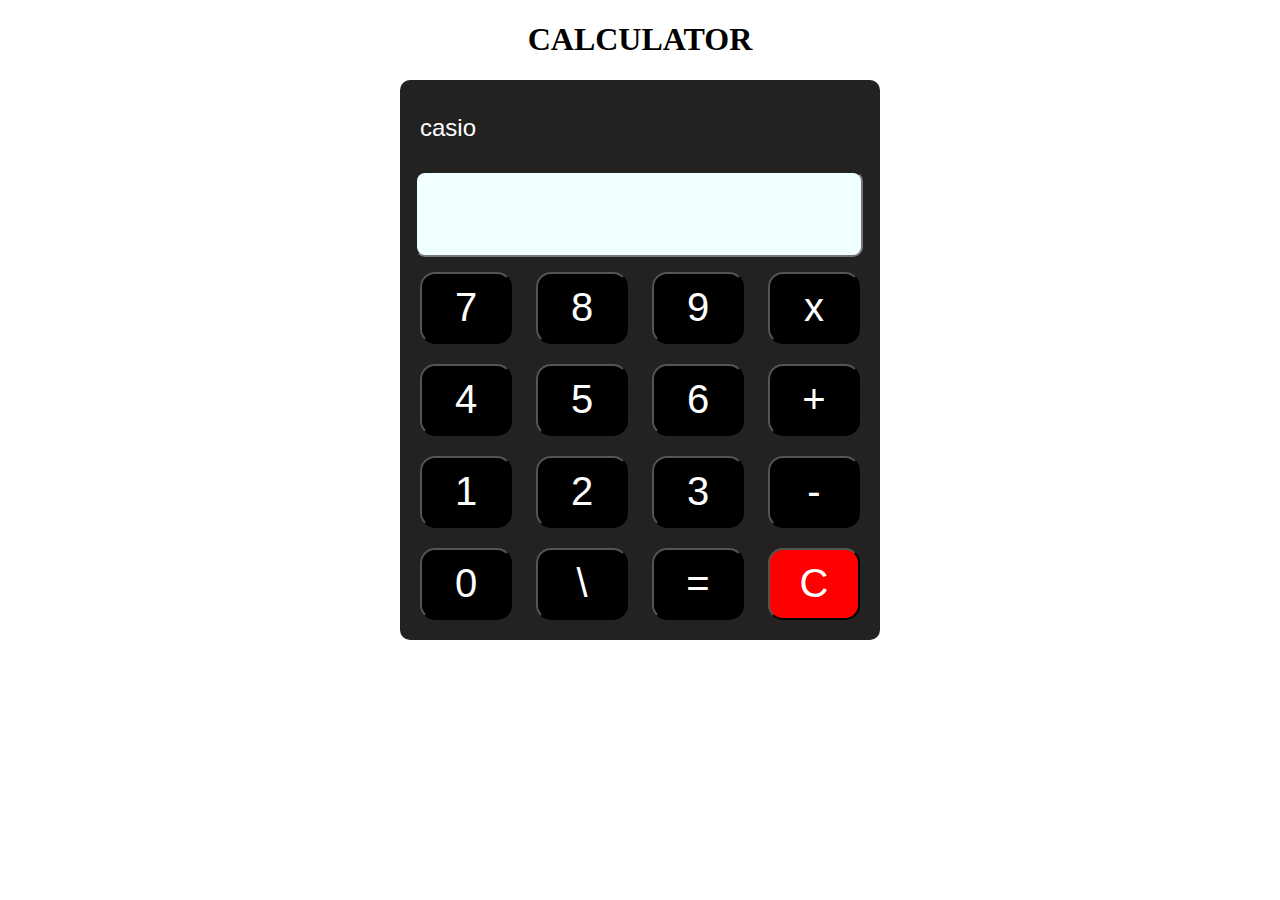
<file: calculator/calculator.html>
<!DOCTYPE html>
<html>
    <link rel="stylesheet" href="calculator.css">
    
    <head>
        <title>
            www.casio.com
        </title>
    </head>
    <body>
        <h1>CALCULATOR</h1>
        <div class="control">
            <form action=""><p>casio</p>
            <input type="text" id="screen">
            <br>
            <input class="button number" type="button" value="7" onclick="btnclick(value)">
            <input class="button number" type="button" value="8" onclick="btnclick(value)">
            <input class="button number" type="button" value="9" onclick="btnclick(value)">
            <input class="button opration" type="button" value="x" onclick="btnclick('*')">
            <br>
            <input class="button number"  type="button" value="4" onclick="btnclick(value)">
            <input class="button number" type="button" value="5" onclick="btnclick(value)">
            <input class="button number" type="button" value="6" onclick="btnclick(value)">
            <input class="button opration" type="button" value="+" onclick="btnclick(value)">
            <br>
            <input class="button number" type="button" value="1" onclick="btnclick(value)">
            <input class="button number" type="button" value="2" onclick="btnclick(value)">
            <input class="button number" type="button" value="3" onclick="btnclick(value)">
            <input class="button opration" type="button" value="-" onclick="btnclick(value)">
            <br>
            <input class="button number" type="button" value="0" onclick="btnclick(value)">
            <input class="button opration" type="button" value="\" onclick="btnclick(value)">
            <input class="button number" type="button" value="=" onclick="equalto()">
            <input class="button claear" type="button"value="C" onclick="screenclear()">

            </form>

            <script src="calculator.js"></script>

        </div>
    </body>
</html>
</file>
<file: index.css>
@import url('https://fonts.googleapis.com/css2?family=Poppins:wght@300;400;500;600;700;800;900&display=swap');

* {
    margin: 0;
    padding: 0;
    box-sizing: border-box;
    text-decoration: none;
    border: none;
    outline: none;
    scroll-behavior: smooth;
    font-family: 'Poppins', sans-serif;
}
:root{
    --bg-color:#081b29;
    --second-bg-color:#112e42;
    --text-color:#ededed;
    --main-color:#00abf0;
}
html{
    font-size: 62.5%;
    overflow-x: hidden;
}
body{
    background: black;
    color: var(--text-color);
}.header{
    position: fixed;
    top: 0;
    left: 0;
    width: 100%;
    padding: 2rem 9%;
    background-color:transparent;
    display: flex;
    justify-content: space-between;
    align-items: center;
    z-index: 100;
    transition: 3s;

}.header.sticky{
    background:var(--bg-color) ;
}
.logo{
    font-size: 2.5rem;
    color:var(--text-color);
    font-weight: 600;
}.navbar a{
    font-size: 1.7rem;
    color: var(--text-color);
    font-weight: 500;
    margin-left: 3.5rem;
    transition: .3s;
}.header a:hover,.navbar a .active {
    color: var(--main-color);
}#menu-icon{
    font-size:3.6rem;
    color: var(--text-color);
    cursor: pointer;
    display: none;
}section{
   min-height: 100vh;
    padding: 10rem 9% 2rem;

}
.home{
    display: flex;
    align-items: center;
    padding: 0 9%;
    /* background: url(image/8.JPG); */
    background-repeat: no-repeat;
}.home-imghover img{
    width: 70rem;
   
}
.home-con{
    max-width: 600rem;
    z-index: 99;
}.home-con h1{
    font-size: 5.6rem;
    font-weight: 700;
    line-height: 1.3;
}.home-con .text-animate{
    position: relative;
    width:32.8rem ;
}.home-con .text-animate h3{
    font-size: 3.2rem;
    font-weight: 700;
    color: transparent;
    -webkit-text-stroke: .7px var(--main-color);
}
.home-con h3{
    font-size: 1.4rem;
    font-weight: 700;
    color: var(--second-bg-color);
}.home-con p{
    font-size: 1.6rem;
    margin: 2rem 0 4rem;
}.btn-box{
    position: relative;
    display: flex;
    justify-content: space-between;
    width: 34.5rem;
    height: 5rem;
}
.btn-box a{
    position: relative;
    display: inline-flex;
    justify-content: center;
    align-items: center;
    width: 15rem;
    height: 100%;
    border-radius: .8rem;
    font-size: 1.8rem;
    font-weight: 600;
    letter-spacing: .1rem;
    z-index: 1;
    overflow: hidden;
    transition: .5s;
}.btn:hover{
    background:transparent;
    color: var(--text-color);
    
}.btn1:hover{
    background-color: var(--main-color);
    color: var(--text-color);
}.btn{
    position: relative;
    display: inline-flex;
    justify-content: center;
    align-items: center;
    width: 15rem;
    height: 100%;
    border-radius: .8rem;
    font-size: 1.8rem;
    font-weight: 600;
    letter-spacing: .1rem;
    z-index: 1;
    overflow: hidden;
    transition: .5s;
    background-color: var(--main-color);
    border: .2rem solid var(--main-color) ;
    color: var(--bg-color);
}.btn1{
    position: relative;
    display: inline-flex;
    justify-content: center;
    align-items: center;
    width: 15rem;
    height: 100%;
    border-radius: .8rem;
    font-size: 1.8rem;
    font-weight: 600;
    letter-spacing: .1rem;
    z-index: 1;
    overflow: hidden;
    transition: .5s;
    background-color: var(--bg-color);
    border: .2rem solid var(--main-color) ;
    color: #00abf0;
}.home-sci{
    position: absolute;
    bottom: 4rem;
    width: 170px;
    display: flex;
    justify-content: space-between;
}.home-sci a{
    position: relative;
    display: inline-flex;
    justify-content: center;
    align-items: center;
    width: 40px;
    height: 40px;
    background: transparent;
    border: .2rem solid var(--main-color);
    border-radius: 50%;
    font-size: 20px;
    color: var(--main-color);
    margin-left: .5rem;
    transition: .5s;
}.home-sci a:hover{
    background-color: var(--main-color);
    color: var(--text-color);
}

.home-imghover{
    position: absolute;
    top: 0;
    right: 0;
    width: 45%;
    height: 100%;
    background:transparent;
    overflow: hidden;
}.home-imghover:hover{
    background:var(--bg-color) ;
    opacity: .8;
}.btn-boxAb{
    position: relative;
    display: inline-flex;
    justify-content: center;
    align-items: center;
    width: 15rem;
    height: 5rem;
    border-radius: 1rem;
    font-size: 1.8rem;
    font-weight: 600;
    letter-spacing: .1rem;
    z-index: 1;
    overflow: hidden;
    transition: .5s;
    background-color: var(--main-color);
    color: var(--bg-color);
}.btn-boxAb a{
    color: var(--text-color);
}
.btn-boxAb:hover{
    background-color: transparent;
    border: .2rem solid var(--main-color);
    color: var(--text-color);
    cursor: pointer;
}.about{
    display: flex;
    justify-content:center ;
    align-items: center;
    flex-direction: column;
    gap:2rem;
    background: var(--second-bg-color);
    padding-bottom: 6rem;
}.heading{
    font-size: 5rem;
    margin-bottom: 3rem;
    text-align: center;
}.heading span{
    color: var(--main-color);
}
.about-img{
    position: relative;
    width: 25rem;
    height: 25rem;
    border-radius: 50%;
    display: flex;
    justify-content: center;
    align-items: center;
}.about-img img{
    width: 25rem;
    height: 24rem;
}
.about-img img{
    width:90% ;
    border-radius: 50%;
    border: .2rem solid var(--main-color);
}.about-img .circle-sp{
    position: absolute;
    top: 50%;
    left: 50%;
    transform: translate(-50%,-50%)rotate(0);
    width: 100%;
    height: 100%;
    border-radius: 50%;
    border-top: .2rem solid var(--second-bg-color);
    border-bottom: .2rem solid var(--second-bg-color);
    border-left: .2rem solid var(--main-color);
    border-right: .2rem solid var(--main-color);
}.about-con{
 text-align: center;
}.about-con h3{
    font-size: 2.6rem;
}.about-con p{
    font-size: 1.6rem;
    margin: 2rem 0 3rem;
}
.skils{
    width: 25rem;
    height: 25rem;
    background-color: var(--main-color);
    text-align: center;
    transition: 1s ease;
    
}.skilsh1{
    font-size: 5rem;
    margin-top: 3rem;
    text-align: center;
}.skilsh1 span{
    color: var(--main-color);
    
}
.skil{
    display: flex;
    justify-content: space-evenly;
    
   
}.skil a{
    color: var(--text-color);
}
.skil-ph img{
    margin-top: 2rem;
    height: 18rem;
    width: 20rem;
    transition: 2s ease-out;
}.skils:hover{
    cursor: pointer;
    width: 27rem;
    height: 27rem;
    padding: .5rem;
}.project{
    background-color: var(--second-bg-color);
}.box-ProjectCo{
    width: 25rem;
    height: 25rem;
    background-color: var(--main-color);
    text-align: center;
    opacity: .8;
    transition: 2s ease;
    
}.project-con{
    display: flex;
    justify-content: space-evenly;
}.projecttitle{
    font-size: 5rem;
    margin-bottom: 3rem;
    text-align: center;
}.projecttitle span{
    color: var(--main-color);
}.box-ProjectCo h2{
    color: var(--text-color);

}
.box-ProjectCo img{
    padding: 2rem;
    height: 20rem;
    width: 20rem;
}.box-ProjectCo:hover{
  width: 28rem;
  height: 28rem;
  

}.contact{
    min-height: auto;
    padding-bottom: 7rem;
} .contact form{
    max-width: 70rem;
    margin: 0 auto;
    text-align: center;
}.contact form .input-box{
    position: relative;
    display: flex;
    justify-content: space-between;
    flex-wrap: wrap;
}.contact form .input-box .input-field{
    position: relative;
    width:49%;
    margin: .8rem 0;
}.contact form .input-box .input-field input {
    width: 100%;
    height: 100%;
    padding: 1.55rem;
    font-size: 1.6rem;
    color: var(--text-color);
    background: transparent;
    border-radius: .6rem;
    border: .2rem solid var(--main-color);
}.textarea-field textarea{
    width: 70rem;
    height: 30rem;
    padding: 1.55rem;
    font-size: 1.6rem;
    color: var(--text-color);
    background: transparent;
    border-radius: .6rem;
    border: .2rem solid var(--main-color);
}.btn-box{
    margin: auto;
}.btn3{
    background-color: var(--main-color);
    border: .2rem solid var(--main-color) ;
    color: var(--bg-color);
    height: 5rem;
    width: 10rem;
    border-radius: .5rem;
    text-align: center;
    margin: auto;
    transition: .5s ease;
}.btn3:hover{
    background-color: transparent;
    color: var(--text-color);
    width: 11rem;
    height: 6rem;
    font-size: 1.8rem;
    font-weight: 700;
}.contact form .textarea-field textarea::placeholder,
.input-field input::placeholder{
    color: var(--text-color);
}.contact form .textarea-field{
    position: relative;
    margin: 3rem 0 2.7rem ;
    display:  flex;
}.contact form .textarea-field textarea{
    resize: none;
}.contact form .btn-box .btn3{
    cursor: pointer;
}.footer{
    background: var(--second-bg-color);                    
}.footer p{
    text-align: center;
}

/*media*/
@media (max-width:1200px) {
    html {
        font-size:55%;
    }
    
}@media (max-width:991px){
    .header{
        padding: 2rem 4%;
    }
    section{
        padding: 10rem 4% 2rem;
    }
    .home {
        padding:0 4%;
    }

}@media (max-width:768px){
    .header{
        background-color: var(--bg-color);
    }
    #menu-icon{
        display: block;
    }.navbar {
        position: absolute;
        top: 100%;
        left:-100%;
        width: 100%;
        padding: 1rem 4%;
        background-color: var(--bg-color);
        box-shadow: rgba(0, 0,0,.2);
        transition: .25s ease;
        transition-delay: .25s;
        
    }.navbar.active {
        left:0;
        transition-delay: 0s;
        
    }
    .navbar a {
        display: block;
        font-size: 2rem;
        margin: 3rem 0;
    }.home-imghover{
        pointer-events: none;
        background: var(--bg-color);
        opacity: .6;
    }
    .skil{
        flex-direction: column;
        align-items: center;
    }.skils{
        width: 22rem;
        height: 25rem;
        margin-top: .2rem;
    }.project-con{
        flex-direction: column;
        align-items: center;
    }.box-ProjectCo{
        width: 22rem;
        height: 25rem;
        margin-top: .2rem;
    }.home-imghover{
        width: 100%;
    }.home-imghover img{
        width: 100%;
        margin-top: 5re;
    }
} @media (max-width:520px){
    
    
    .home-con h1{
        display: flex;
        flex-direction: column;
    }
    .home-sci{
        width: 160px;
    }.home-sci a{
        width: 38px;
        height: 38px;

    }.btn-box{
        margin: auto;
    }
}
@media(max-width:462px){
    .home-con h1{
        font-size: 5.2rem;
    }
}.contact form .input-box .input-field{
    width: 100%;
}.textarea-field{
    width: 100%;
}
@media (max-width:371px){
    .home{
        justify-content: center;
    }
    .home-con{
        display: flex;
        align-items: center;
        flex-direction: column;
        text-align: center;
    }.home-con h1{
    font-size: 5rem;
    }
}
</file>
<file: calculator/calculator.css>
h1{
    text-align:center;
}
.control{ 
    width: 460px;
    height: 540px;
    background-color: rgb(36, 33, 33);
    margin: auto;
    padding: 10px;
    border-radius: 10px;
    
}
p{
    margin-left: 10px;
    color:white;
    font-size: 1.5rem;
    font-family: 'Franklin Gothic Medium', 'Arial Narrow', Arial, sans-serif;
}
.button{
    background-color: black;
    color: white;
    width: 92px;
    height: 72px;
    font-size: 2.5rem;
    margin: 10px;
    border-radius: 15px;

}
#screen{
    background-color: azure;
    height: 80px;
    width: 440px;
    margin: 5px;
    font-size: 4rem;
    text-align: right;
    border-radius: 10px;
    

}.claear{
    background-color: red;
}
</file>
